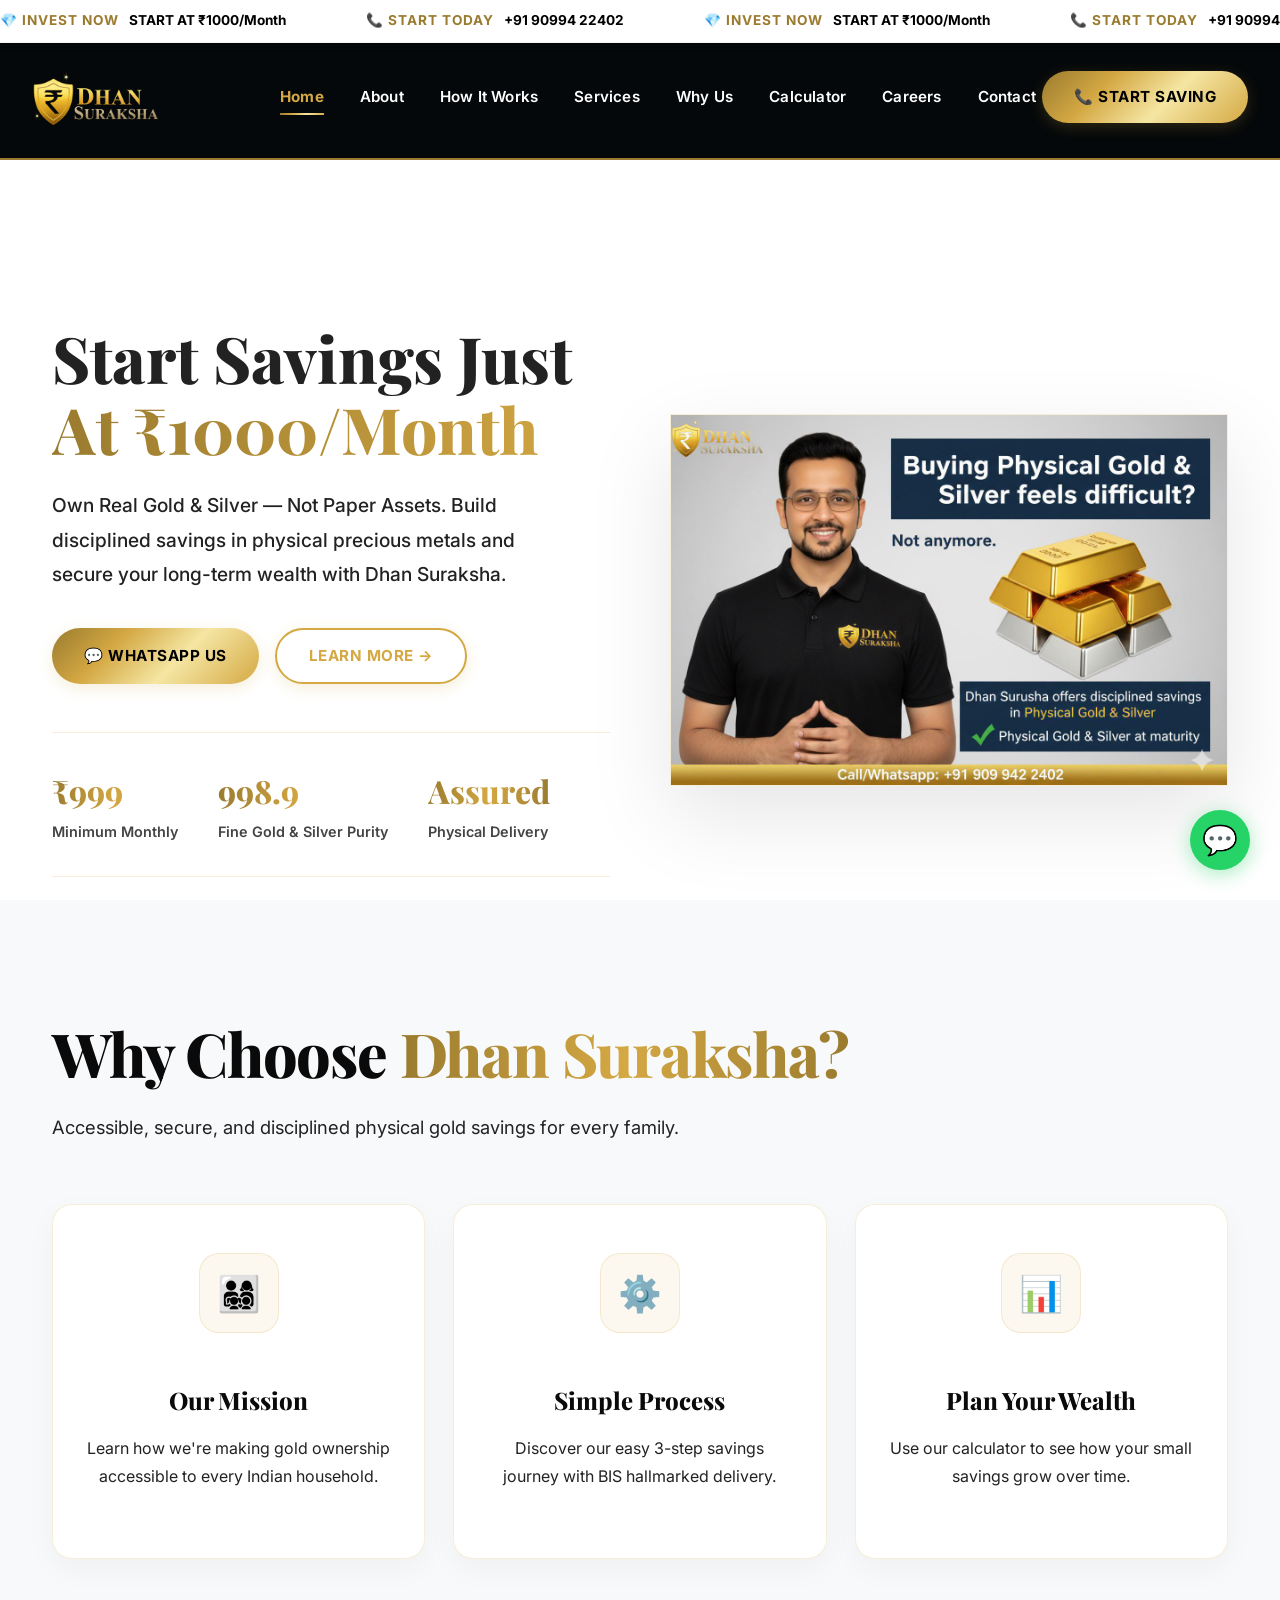
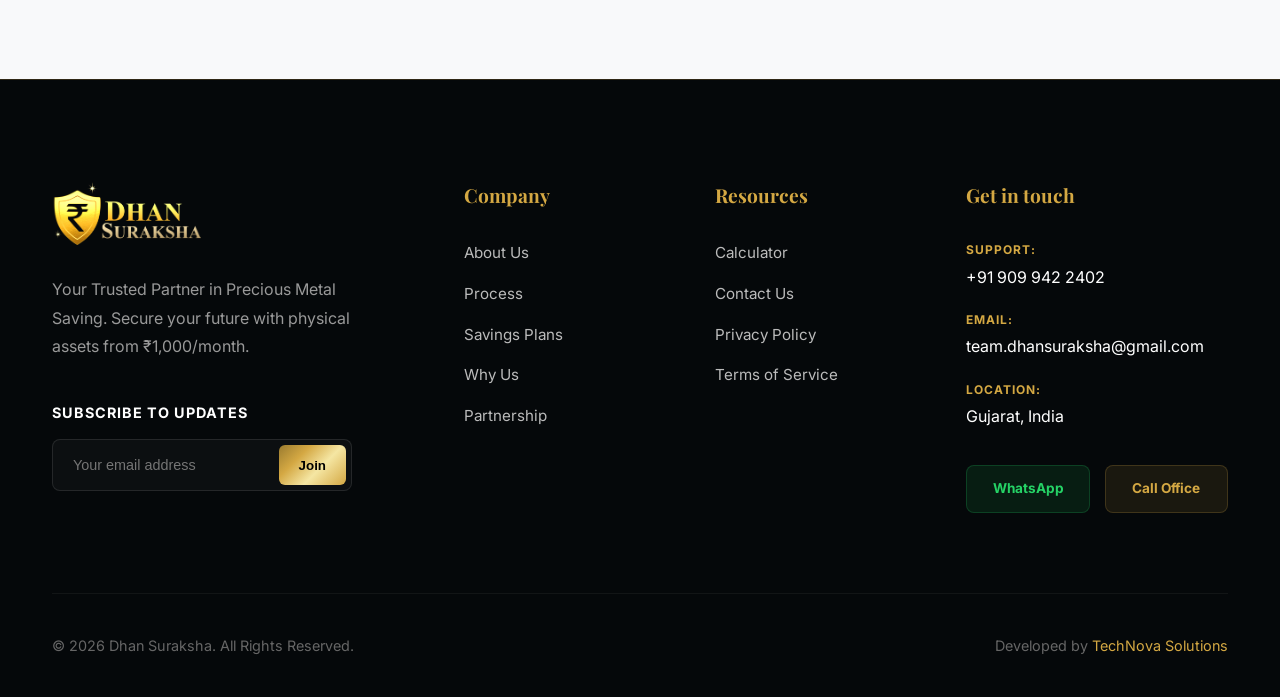
<file: index.html>
<!DOCTYPE html>
<html lang="en">

<head>
  <meta charset="UTF-8">
  <meta name="viewport" content="width=device-width, initial-scale=1.0">
  <title>Dhan Suraksha — Your Trusted Partner in Precious Metal Saving</title>
  <meta name="description"
    content="Start saving in physical gold and silver from just ₹1000/month with Dhan Suraksha. Build disciplined wealth with real precious metals, not paper assets.">
  <meta name="keywords"
    content="gold savings, silver savings, precious metals, Dhan Suraksha, monthly gold plan, physical gold, wealth protection, gold investment India">
  <link rel="stylesheet" href="styles.css">
  <link rel="stylesheet" href="ticker.css">
  <script src="ticker.js" defer></script>
  <link rel="icon" href="favicon.svg" type="image/svg+xml">
  <link rel="manifest" href="manifest.json">

  <!-- PWA & iOS Optimization -->
  <meta name="theme-color" content="#FFFFFF">
  <meta name="apple-mobile-web-app-capable" content="yes">
  <meta name="apple-mobile-web-app-status-bar-style" content="default">
  <meta name="apple-mobile-web-app-title" content="Dhan Suraksha">
  <link rel="apple-touch-icon" href="5.jpeg">
  <!-- Google AdSense Verification -->
  <script async src="https://pagead2.googlesyndication.com/pagead/js/adsbygoogle.js?client=ca-pub-3718242560343418"
    crossorigin="anonymous"></script>
</head>

<body>
  <!-- LIVE PRICE TICKER -->
  <div class="ticker-bar">
    <div class="ticker-content" id="ticker-content">
      <!-- Content populated by ticker.js -->
    </div>
  </div>

  <!-- ========== NAVBAR ========== -->
  <nav class="navbar" id="navbar">
    <div class="container">
      <a href="index.html" class="navbar-logo">
        <img src="png.png" alt="Dhan Suraksha Logo">
      </a>
      <div class="nav-links" id="navLinks">
        <div class="mobile-menu-header">
          <img src="png.png" alt="Dhan Suraksha Logo">
        </div>
        <a href="index.html" class="active">Home</a>
        <a href="about.html">About</a>
        <a href="how-it-works.html">How It Works</a>
        <a href="services.html">Services</a>
        <a href="why-us.html">Why Us</a>
        <a href="calculator.html">Calculator</a>
        <a href="careers.html">Careers</a>
        <a href="contact.html">Contact</a>
      </div>
      <div class="nav-actions">
        <a href="https://wa.me/919099422402?text=Hi%2C%20I%20am%20interested%20in%20Dhan%20Suraksha%20savings%20plan"
          target="_blank" class="btn-cta" id="nav-cta">
          📞 Start Saving
        </a>
      </div>
      <button class="menu-toggle" id="menuToggle" aria-label="Toggle navigation menu">
        <span></span><span></span><span></span>
      </button>
    </div>
  </nav>

  <!-- ========== HERO SECTION ========== -->
  <section class="hero first-section" id="hero">

    <div class="container">
      <div class="hero-content">
        <div class="hero-image-mobile">
          <img src="2.jpeg" alt="Gold and Silver Savings with Dhan Suraksha">
        </div>
        <h1 class="hero-title">
          Start Savings Just
          <span class="highlight"> At ₹1000/Month</span>
        </h1>
        <p class="hero-description">
          Own Real Gold & Silver — Not Paper Assets. Build disciplined savings in physical precious metals and secure
          your long-term wealth with Dhan Suraksha.
        </p>
        <div class="hero-buttons">
          <a href="https://wa.me/919099422402?text=Hi%2C%20I%20want%20to%20start%20saving%20with%20Dhan%20Suraksha"
            target="_blank" class="btn-cta" id="hero-whatsapp-btn">
            💬 WhatsApp Us
          </a>
          <a href="how-it-works.html" class="btn-cta btn-outline" id="hero-learn-btn">
            Learn More →
          </a>
          <!-- Link shown only on iOS -->
          <a href="#" class="btn-cta ios-download" id="hero-ios-download" style="display: none;">
            📥 Download App
          </a>
        </div>
        <div class="hero-stats">
          <div class="hero-stat">
            <h3>₹1000</h3>
            <p>Minimum Monthly</p>
          </div>
          <div class="hero-stat">
            <h3>999.9</h3>
            <p>Fine Gold & Silver Purity</p>
          </div>
          <div class="hero-stat">
            <h3>Assured</h3>
            <p>Physical Delivery</p>
          </div>
        </div>
      </div>
      <div class="hero-image">
        <img src="2.jpeg" alt="Gold and Silver Savings with Dhan Suraksha">
      </div>
    </div>
  </section>

  <!-- ========== FEATURES SECTION (Quick Links Replaced) ========== -->
  <section class="features section-padding reveal active" id="features">
    <div class="container">
      <h2 class="section-title">Why Choose <span class="gold-text">Dhan Suraksha?</span></h2>
      <p class="section-subtitle" style="margin-bottom: 40px; max-width: 800px;">Accessible, secure, and disciplined
        physical gold
        savings for every family.</p>
      <div class="services-grid">
        <a href="about.html" class="service-card glass-card">
          <div class="service-icon">👨‍👩‍👧‍👦</div>
          <h3>Our Mission</h3>
          <p>Learn how we're making gold ownership accessible to every Indian household.</p>
        </a>
        <a href="how-it-works.html" class="service-card glass-card">
          <div class="service-icon">⚙️</div>
          <h3>Simple Process</h3>
          <p>Discover our easy 3-step savings journey with BIS hallmarked delivery.</p>
        </a>
        <a href="calculator.html" class="service-card glass-card">
          <div class="service-icon">📊</div>
          <h3>Plan Your Wealth</h3>
          <p>Use our calculator to see how your small savings grow over time.</p>
        </a>
      </div>
    </div>
  </section>

  <!-- ========== PREMIUM CORPORATE FOOTER ========== -->
  <footer class="footer">
    <div class="container">
      <div class="footer-grid">
        <!-- Brand & Newsletter -->
        <div class="footer-brand">
          <img src="png.png" alt="Dhan Suraksha Logo" class="footer-logo">
          <p class="brand-text">Your Trusted Partner in Precious Metal Saving. Secure your future with physical assets from ₹1,000/month.</p>
          <div class="newsletter-box">
            <h5 class="newsletter-title">Subscribe to Updates</h5>
            <form class="newsletter-form" onsubmit="return false;">
              <input type="email" placeholder="Your email address" required>
              <button type="submit">Join</button>
            </form>
          </div>
        </div>

        <!-- Links Column 1 -->
        <div class="footer-links">
          <h4 class="footer-heading">Company</h4>
          <ul class="footer-list">
            <li><a href="about.html">About Us</a></li>
            <li><a href="how-it-works.html">Process</a></li>
            <li><a href="services.html">Savings Plans</a></li>
            <li><a href="why-us.html">Why Us</a></li>
            <li><a href="careers.html">Partnership</a></li>
          </ul>
        </div>

        <!-- Links Column 2 -->
        <div class="footer-links">
          <h4 class="footer-heading">Resources</h4>
          <ul class="footer-list">
            <li><a href="calculator.html">Calculator</a></li>
            <li><a href="contact.html">Contact Us</a></li>
            <li><a href="about.html#privacy">Privacy Policy</a></li>
            <li><a href="about.html#terms">Terms of Service</a></li>
          </ul>
        </div>

        <!-- Contact Column -->
        <div class="footer-contact">
          <h4 class="footer-heading">Get in touch</h4>
          <div class="contact-details">
            <div class="footer-contact-row">
              <span class="label">Support:</span>
              <a href="tel:+919099422402" class="value">+91 909 942 2402</a>
            </div>
            <div class="footer-contact-row">
              <span class="label">Email:</span>
              <a href="mailto:team.dhansuraksha@gmail.com" class="value">team.dhansuraksha@gmail.com</a>
            </div>
            <div class="footer-contact-row">
              <span class="label">Location:</span>
              <p class="value">Gujarat, India</p>
            </div>
          </div>
          <div class="footer-social-new">
            <a href="https://wa.me/919099422402" target="_blank" class="social-btn whatsapp">WhatsApp</a>
            <a href="tel:+919099422402" class="social-btn call">Call Office</a>
          </div>
        </div>
      </div>

      <div class="footer-bottom">
        <div class="copyright">
          &copy; 2026 Dhan Suraksha. All Rights Reserved.
        </div>
        <div class="footer-legal">
          Developed by <a href="http://www.technovasolutions.in" target="_blank">TechNova Solutions</a>
        </div>
      </div>
    </div>
  </footer>



  <!-- ========== WHATSAPP FLOATING BUTTON ========== -->
  <a href="https://wa.me/919099422402?text=Hi%2C%20I%20am%20interested%20in%20Dhan%20Suraksha%20savings" target="_blank"
    class="whatsapp-float" id="whatsapp-float-btn" aria-label="Chat on WhatsApp">
    💬
  </a>

  <script src="script.js"></script>
</body>

</html>
</file>
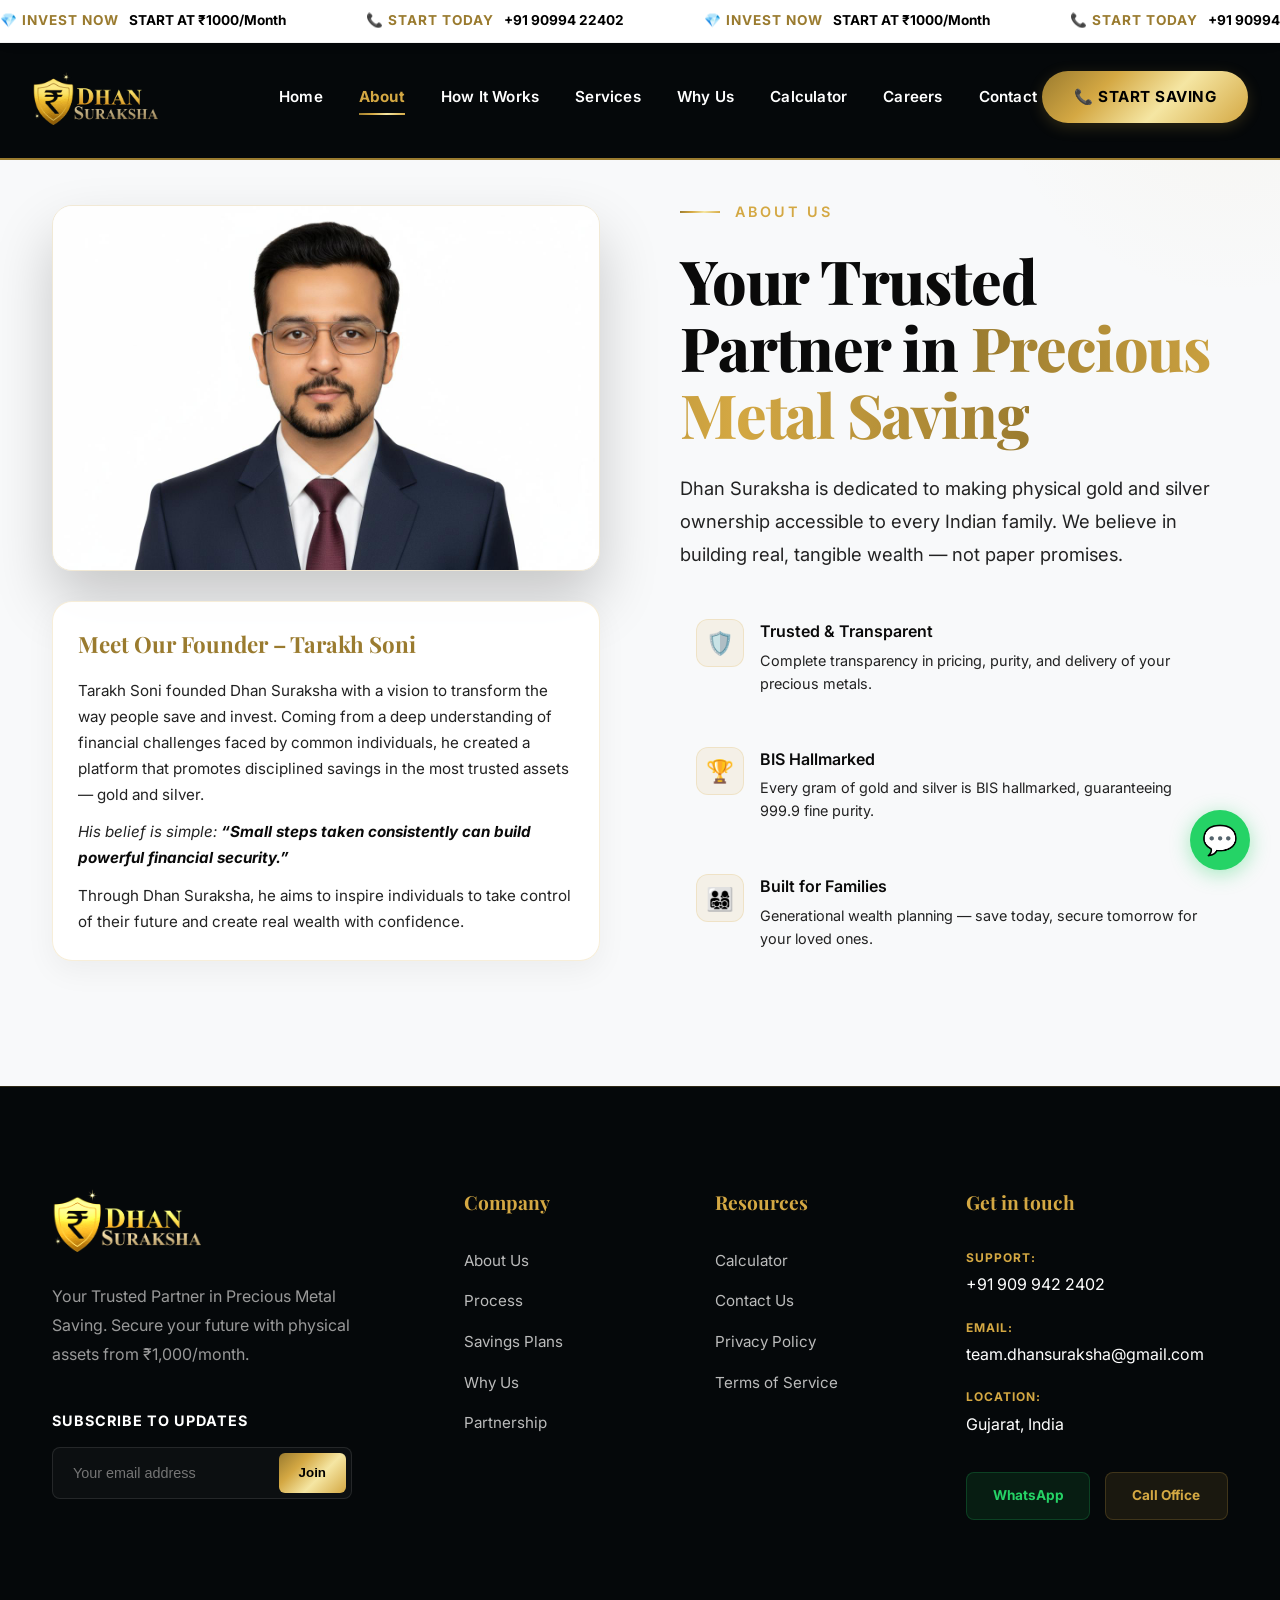
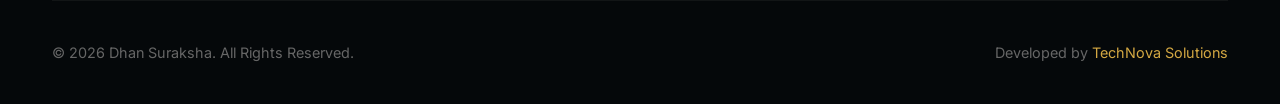
<file: about.html>
<!DOCTYPE html>
<html lang="en">

<head>
  <meta charset="UTF-8">
  <meta name="viewport" content="width=device-width, initial-scale=1.0">
  <title>About Us — Dhan Suraksha</title>
  <meta name="description"
    content="Learn about Dhan Suraksha, your trusted partner in physical gold and silver savings. Building real wealth for Indian families.">
  <link rel="stylesheet" href="styles.css">
  <link rel="stylesheet" href="ticker.css">
  <script src="ticker.js" defer></script>
  <link rel="icon" href="favicon.svg" type="image/svg+xml">
  <link rel="manifest" href="manifest.json">

  <!-- PWA & iOS Optimization -->
  <meta name="theme-color" content="#FFFFFF">
  <meta name="apple-mobile-web-app-capable" content="yes">
  <meta name="apple-mobile-web-app-status-bar-style" content="default">
  <meta name="apple-mobile-web-app-title" content="Dhan Suraksha">
  <link rel="apple-touch-icon" href="5.jpeg">
  <!-- Google AdSense Verification -->
  <script async src="https://pagead2.googlesyndication.com/pagead/js/adsbygoogle.js?client=ca-pub-3718242560343418"
    crossorigin="anonymous"></script>
</head>

<body>
  <!-- LIVE PRICE TICKER -->
  <div class="ticker-bar">
    <div class="ticker-content" id="ticker-content">
      <!-- Content populated by ticker.js -->
    </div>
  </div>

  <!-- ========== NAVBAR ========== -->
  <nav class="navbar scrolled" id="navbar">
    <div class="container">
      <a href="index.html" class="navbar-logo">
        <img src="png.png" alt="Dhan Suraksha Logo">
      </a>
      <div class="nav-links" id="navLinks">
        <div class="mobile-menu-header">
          <img src="png.png" alt="Dhan Suraksha Logo">
        </div>
        <a href="index.html">Home</a>
        <a href="about.html" class="active">About</a>
        <a href="how-it-works.html">How It Works</a>
        <a href="services.html">Services</a>
        <a href="why-us.html">Why Us</a>
        <a href="calculator.html">Calculator</a>
        <a href="careers.html">Careers</a>
        <a href="contact.html">Contact</a>
      </div>
      <div class="nav-actions">
        <a href="https://wa.me/919099422402?text=Hi%2C%20I%20am%20interested%20in%20Dhan%20Suraksha%20savings%20plan"
          target="_blank" class="btn-cta">
          📞 Start Saving
        </a>
      </div>
      <button class="menu-toggle" id="menuToggle" aria-label="Toggle navigation menu">
        <span></span><span></span><span></span>
      </button>
    </div>
  </nav>

  <!-- ========== ABOUT SECTION ========== -->
  <section class="about section-padding first-section reveal active" id="about">
    <div class="container">
      <div class="about-image-wrapper">
        <img src="ts.jpeg" alt="Dhan Suraksha Founder" style="margin-bottom: 30px;">
        <div class="founder-details"
          style="background: var(--bg-card); padding: 25px; border-radius: var(--radius-md); border: 1px solid var(--border-gold); box-shadow: 0 10px 30px rgba(0,0,0,0.05);">
          <h3
            style="font-family: var(--font-heading); font-size: 1.4rem; color: var(--gold-dark); margin-bottom: 15px;">
            Meet Our Founder – Tarakh Soni</h3>
          <p style="font-size: 0.95rem; color: var(--text-secondary); line-height: 1.7; margin-bottom: 12px;">
            Tarakh Soni founded Dhan Suraksha with a vision to transform the way people save and invest. Coming from a
            deep understanding of financial challenges faced by common individuals, he created a platform that promotes
            disciplined savings in the most trusted assets — gold and silver.
          </p>
          <p
            style="font-size: 0.95rem; color: var(--text-secondary); line-height: 1.7; margin-bottom: 12px; font-style: italic;">
            His belief is simple: <strong style="color: var(--text-primary);">“Small steps taken consistently can build
              powerful financial security.”</strong>
          </p>
          <p style="font-size: 0.95rem; color: var(--text-secondary); line-height: 1.7;">
            Through Dhan Suraksha, he aims to inspire individuals to take control of their future and create real wealth
            with confidence.
          </p>
        </div>
      </div>
      <div class="about-content">
        <span class="section-label">About Us</span>
        <h2 class="section-title">Your Trusted Partner in <span class="gold-text">Precious Metal Saving</span></h2>
        <p class="section-subtitle">
          Dhan Suraksha is dedicated to making physical gold and silver ownership accessible to every Indian family. We
          believe in building real, tangible wealth — not paper promises.
        </p>
        <div class="about-features">
          <div class="about-feature">
            <div class="icon">🛡️</div>
            <div>
              <h4>Trusted & Transparent</h4>
              <p>Complete transparency in pricing, purity, and delivery of your precious metals.</p>
            </div>
          </div>
          <div class="about-feature">
            <div class="icon">🏆</div>
            <div>
              <h4>BIS Hallmarked</h4>
              <p>Every gram of gold and silver is BIS hallmarked, guaranteeing 999.9 fine purity.</p>
            </div>
          </div>
          <div class="about-feature">
            <div class="icon">👨‍👩‍👧‍👦</div>
            <div>
              <h4>Built for Families</h4>
              <p>Generational wealth planning — save today, secure tomorrow for your loved ones.</p>
            </div>
          </div>
        </div>
      </div>
    </div>
  </section>

  <!-- ========== PREMIUM CORPORATE FOOTER ========== -->
  <footer class="footer">
    <div class="container">
      <div class="footer-grid">
        <!-- Brand & Newsletter -->
        <div class="footer-brand">
          <img src="png.png" alt="Dhan Suraksha Logo" class="footer-logo">
          <p class="brand-text">Your Trusted Partner in Precious Metal Saving. Secure your future with physical assets from ₹1,000/month.</p>
          <div class="newsletter-box">
            <h5 class="newsletter-title">Subscribe to Updates</h5>
            <form class="newsletter-form" onsubmit="return false;">
              <input type="email" placeholder="Your email address" required>
              <button type="submit">Join</button>
            </form>
          </div>
        </div>

        <!-- Links Column 1 -->
        <div class="footer-links">
          <h4 class="footer-heading">Company</h4>
          <ul class="footer-list">
            <li><a href="about.html">About Us</a></li>
            <li><a href="how-it-works.html">Process</a></li>
            <li><a href="services.html">Savings Plans</a></li>
            <li><a href="why-us.html">Why Us</a></li>
            <li><a href="careers.html">Partnership</a></li>
          </ul>
        </div>

        <!-- Links Column 2 -->
        <div class="footer-links">
          <h4 class="footer-heading">Resources</h4>
          <ul class="footer-list">
            <li><a href="calculator.html">Calculator</a></li>
            <li><a href="contact.html">Contact Us</a></li>
            <li><a href="about.html#privacy">Privacy Policy</a></li>
            <li><a href="about.html#terms">Terms of Service</a></li>
          </ul>
        </div>

        <!-- Contact Column -->
        <div class="footer-contact">
          <h4 class="footer-heading">Get in touch</h4>
          <div class="contact-details">
            <div class="footer-contact-row">
              <span class="label">Support:</span>
              <a href="tel:+919099422402" class="value">+91 909 942 2402</a>
            </div>
            <div class="footer-contact-row">
              <span class="label">Email:</span>
              <a href="mailto:team.dhansuraksha@gmail.com" class="value">team.dhansuraksha@gmail.com</a>
            </div>
            <div class="footer-contact-row">
              <span class="label">Location:</span>
              <p class="value">Gujarat, India</p>
            </div>
          </div>
          <div class="footer-social-new">
            <a href="https://wa.me/919099422402" target="_blank" class="social-btn whatsapp">WhatsApp</a>
            <a href="tel:+919099422402" class="social-btn call">Call Office</a>
          </div>
        </div>
      </div>

      <div class="footer-bottom">
        <div class="copyright">
          &copy; 2026 Dhan Suraksha. All Rights Reserved.
        </div>
        <div class="footer-legal">
          Developed by <a href="http://www.technovasolutions.in" target="_blank">TechNova Solutions</a>
        </div>
      </div>
    </div>
  </footer>



  <!-- ========== WHATSAPP FLOATING BUTTON ========== -->
  <a href="https://wa.me/919099422402?text=Hi%2C%20I%20am%20interested%20in%20Dhan%20Suraksha%20savings" target="_blank"
    class="whatsapp-float" id="whatsapp-float-btn" aria-label="Chat on WhatsApp">
    💬
  </a>

  <script src="script.js"></script>
</body>

</html>
</file>
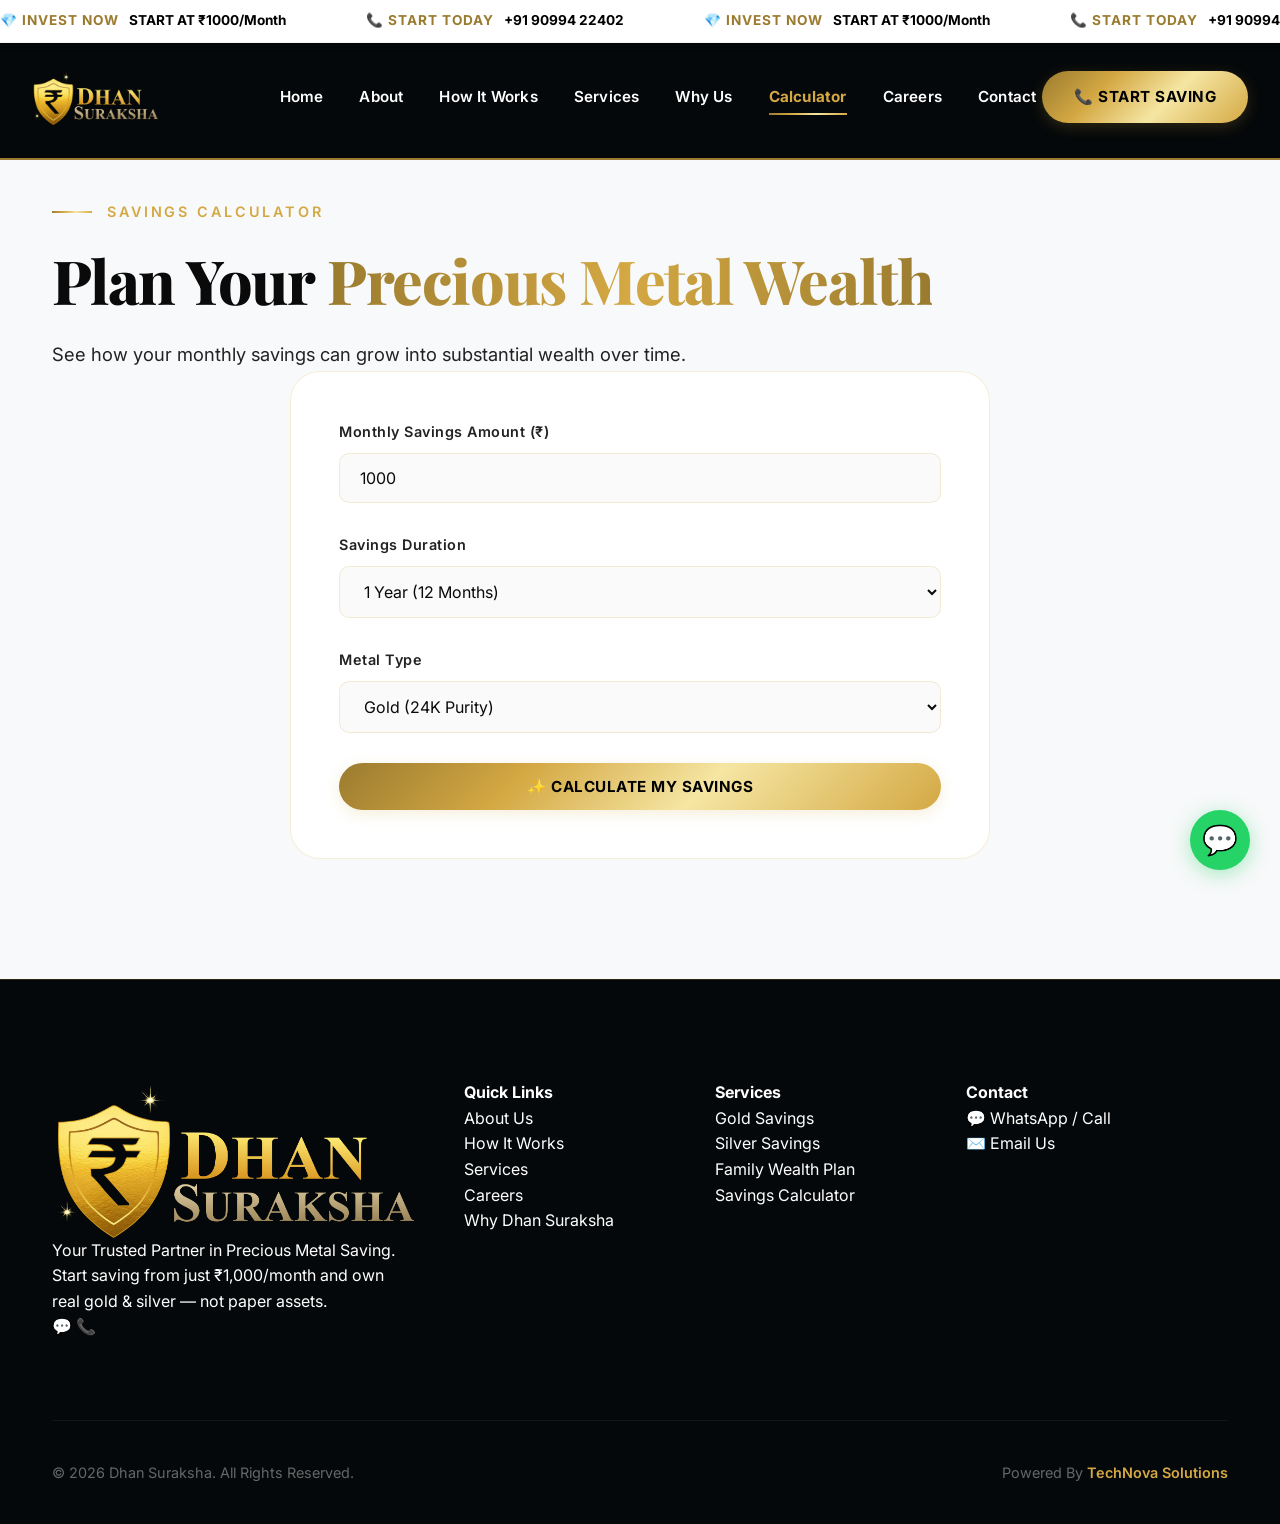
<file: calculator.html>
<!DOCTYPE html>
<html lang="en">

<head>
  <meta charset="UTF-8">
  <meta name="viewport" content="width=device-width, initial-scale=1.0">
  <title>Savings Calculator — Dhan Suraksha</title>
  <meta name="description"
    content="Calculate your future gold and silver savings. See how small monthly contributions grow into significant wealth with Dhan Suraksha.">
  <link rel="stylesheet" href="styles.css">
  <link rel="stylesheet" href="ticker.css">
  <script src="ticker.js" defer></script>
  <link rel="icon" href="favicon.svg" type="image/svg+xml">
  <link rel="manifest" href="manifest.json">

  <!-- PWA & iOS Optimization -->
  <meta name="theme-color" content="#FFFFFF">
  <meta name="apple-mobile-web-app-capable" content="yes">
  <meta name="apple-mobile-web-app-status-bar-style" content="default">
  <meta name="apple-mobile-web-app-title" content="Dhan Suraksha">
  <link rel="apple-touch-icon" href="5.jpeg">
  <!-- Google AdSense Verification -->
  <script async src="https://pagead2.googlesyndication.com/pagead/js/adsbygoogle.js?client=ca-pub-3718242560343418"
    crossorigin="anonymous"></script>
</head>

<body>
  <!-- LIVE PRICE TICKER -->
  <div class="ticker-bar">
    <div class="ticker-content" id="ticker-content">
      <!-- Content populated by ticker.js -->
    </div>
  </div>

  <!-- ========== NAVBAR ========== -->
  <nav class="navbar scrolled" id="navbar">
    <div class="container">
      <a href="index.html" class="navbar-logo">
        <img src="png.png" alt="Dhan Suraksha Logo">
      </a>
      <div class="nav-links" id="navLinks">
        <div class="mobile-menu-header">
          <img src="png.png" alt="Dhan Suraksha Logo">
        </div>
        <a href="index.html">Home</a>
        <a href="about.html">About</a>
        <a href="how-it-works.html">How It Works</a>
        <a href="services.html">Services</a>
        <a href="why-us.html">Why Us</a>
        <a href="calculator.html" class="active">Calculator</a>
        <a href="careers.html">Careers</a>
        <a href="contact.html">Contact</a>
      </div>
      <div class="nav-actions">
        <a href="https://wa.me/919099422402?text=Hi%2C%20I%20am%20interested%20in%20Dhan%20Suraksha%20savings%20plan"
          target="_blank" class="btn-cta">
          📞 Start Saving
        </a>
      </div>
      <button class="menu-toggle" id="menuToggle" aria-label="Toggle navigation menu">
        <span></span><span></span><span></span>
      </button>
    </div>
  </nav>

  <!-- ========== SAVINGS CALCULATOR ========== -->
  <section class="calculator section-padding first-section reveal active" id="calculator">
    <div class="container">
      <span class="section-label">Savings Calculator</span>
      <h2 class="section-title">Plan Your <span class="gold-text">Precious Metal
          Wealth</span></h2>
      <p class="section-subtitle">See how your monthly savings can
        grow into substantial wealth over time.</p>

      <div class="calc-container" style="margin-top: 0;">
        <div class="calc-group">
          <label for="calcAmount">Monthly Savings Amount (₹)</label>
          <input type="number" id="calcAmount" placeholder="e.g. 1000" min="1000" step="500" value="1000">
        </div>
        <div class="calc-group">
          <label for="calcMonths">Savings Duration</label>
          <select id="calcMonths">
            <option value="6">6 Months</option>
            <option value="12" selected>1 Year (12 Months)</option>
            <option value="24">2 Years (24 Months)</option>
            <option value="36">3 Years (36 Months)</option>
            <option value="60">5 Years (60 Months)</option>
            <option value="120">10 Years (120 Months)</option>
          </select>
        </div>
        <div class="calc-group">
          <label for="calcMetal">Metal Type</label>
          <select id="calcMetal">
            <option value="gold">Gold (24K Purity)</option>
            <option value="silver">Silver (999.9 Purity)</option>
          </select>
        </div>
        <button class="btn-cta" onclick="calculateSavings()" id="calc-btn" style="width:100%;justify-content:center;">
          ✨ Calculate My Savings
        </button>
        <div class="calc-result" id="calcResult">
          <h3>Your Total Savings</h3>
          <div class="amount" id="calcTotalAmount">₹0</div>
          <p class="sub-text" id="calcDetails"></p>
        </div>
      </div>
    </div>
  </section>

  <!-- ========== FOOTER ========== -->
  <footer class="footer">
    <div class="container">
      <div class="footer-grid">
        <div class="footer-brand">
          <img src="png.png" alt="Dhan Suraksha Logo">
          <p>Your Trusted Partner in Precious Metal Saving. Start saving from just ₹1,000/month and own real gold &
            silver — not paper assets.</p>
          <div class="footer-social">
            <a href="https://wa.me/919099422402" target="_blank" aria-label="WhatsApp" id="footer-whatsapp">💬</a>
            <a href="tel:+919099422402" aria-label="Call" id="footer-phone">📞</a>
          </div>
        </div>
        <div class="footer-col">
          <h4>Quick Links</h4>
          <ul>
            <li><a href="about.html">About Us</a></li>
            <li><a href="how-it-works.html">How It Works</a></li>
            <li><a href="services.html">Services</a></li>
            <li><a href="careers.html">Careers</a></li>
            <li><a href="why-us.html">Why Dhan Suraksha</a></li>
          </ul>
        </div>
        <div class="footer-col">
          <h4>Services</h4>
          <ul>
            <li><a href="services.html">Gold Savings</a></li>
            <li><a href="services.html">Silver Savings</a></li>
            <li><a href="services.html">Family Wealth Plan</a></li>
            <li><a href="calculator.html">Savings Calculator</a></li>
          </ul>
        </div>
        <div class="footer-col">
          <h4>Contact</h4>
          <ul>
            <li><a href="https://wa.me/919099422402" target="_blank">💬 WhatsApp / Call</a></li>
            <li><a href="mailto:team.dhansuraksha@gmail.com">✉️ Email Us</a></li>
          </ul>
        </div>
      </div>
      <div class="footer-bottom">
        <span>© 2026 Dhan Suraksha. All Rights Reserved.</span>
        <span>Powered By <a href="http://www.technovasolutions.in" target="_blank"
            style="color: var(--gold); font-weight: 600;">TechNova Solutions</a></span>
      </div>
    </div>
  </footer>

  <!-- ========== WHATSAPP FLOATING BUTTON ========== -->
  <a href="https://wa.me/919099422402?text=Hi%2C%20I%20am%20interested%20in%20Dhan%20Suraksha%20savings" target="_blank"
    class="whatsapp-float" id="whatsapp-float-btn" aria-label="Chat on WhatsApp">
    💬
  </a>

  <script src="script.js"></script>
</body>

</html>
</file>
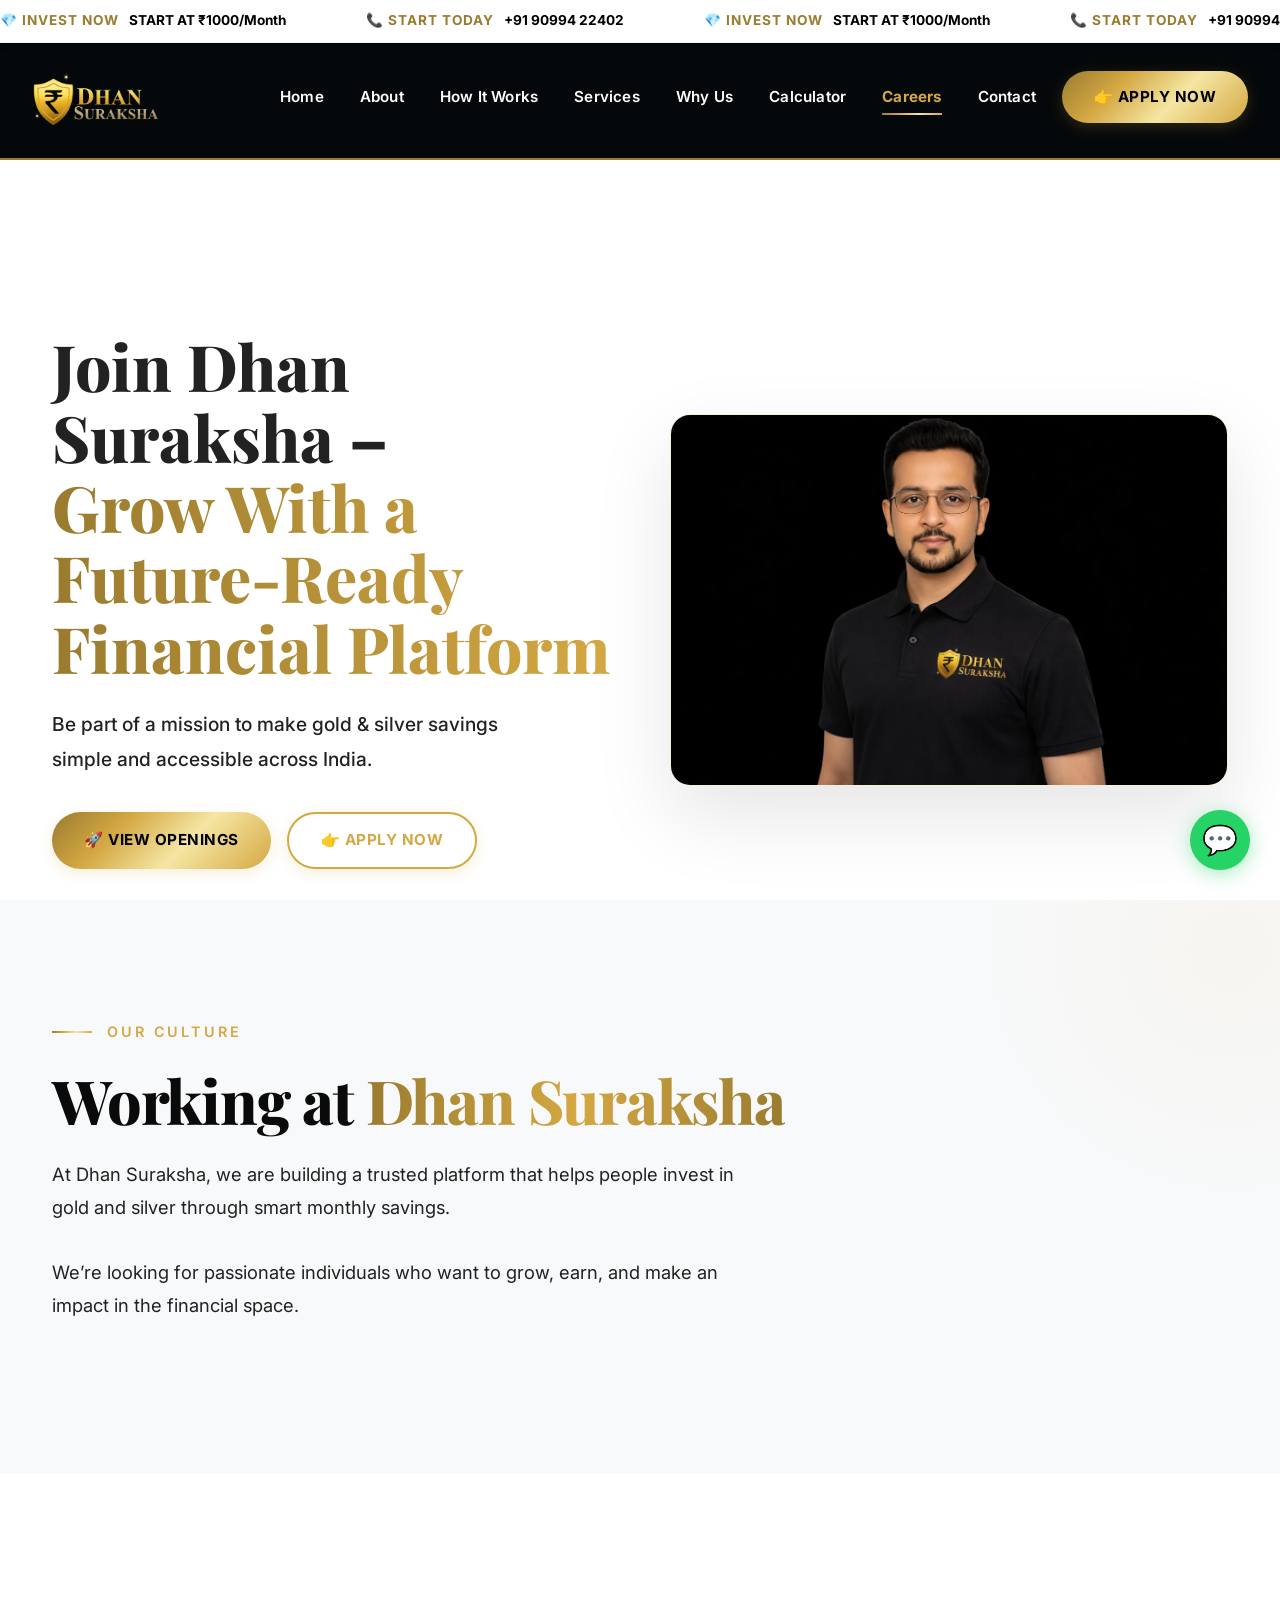
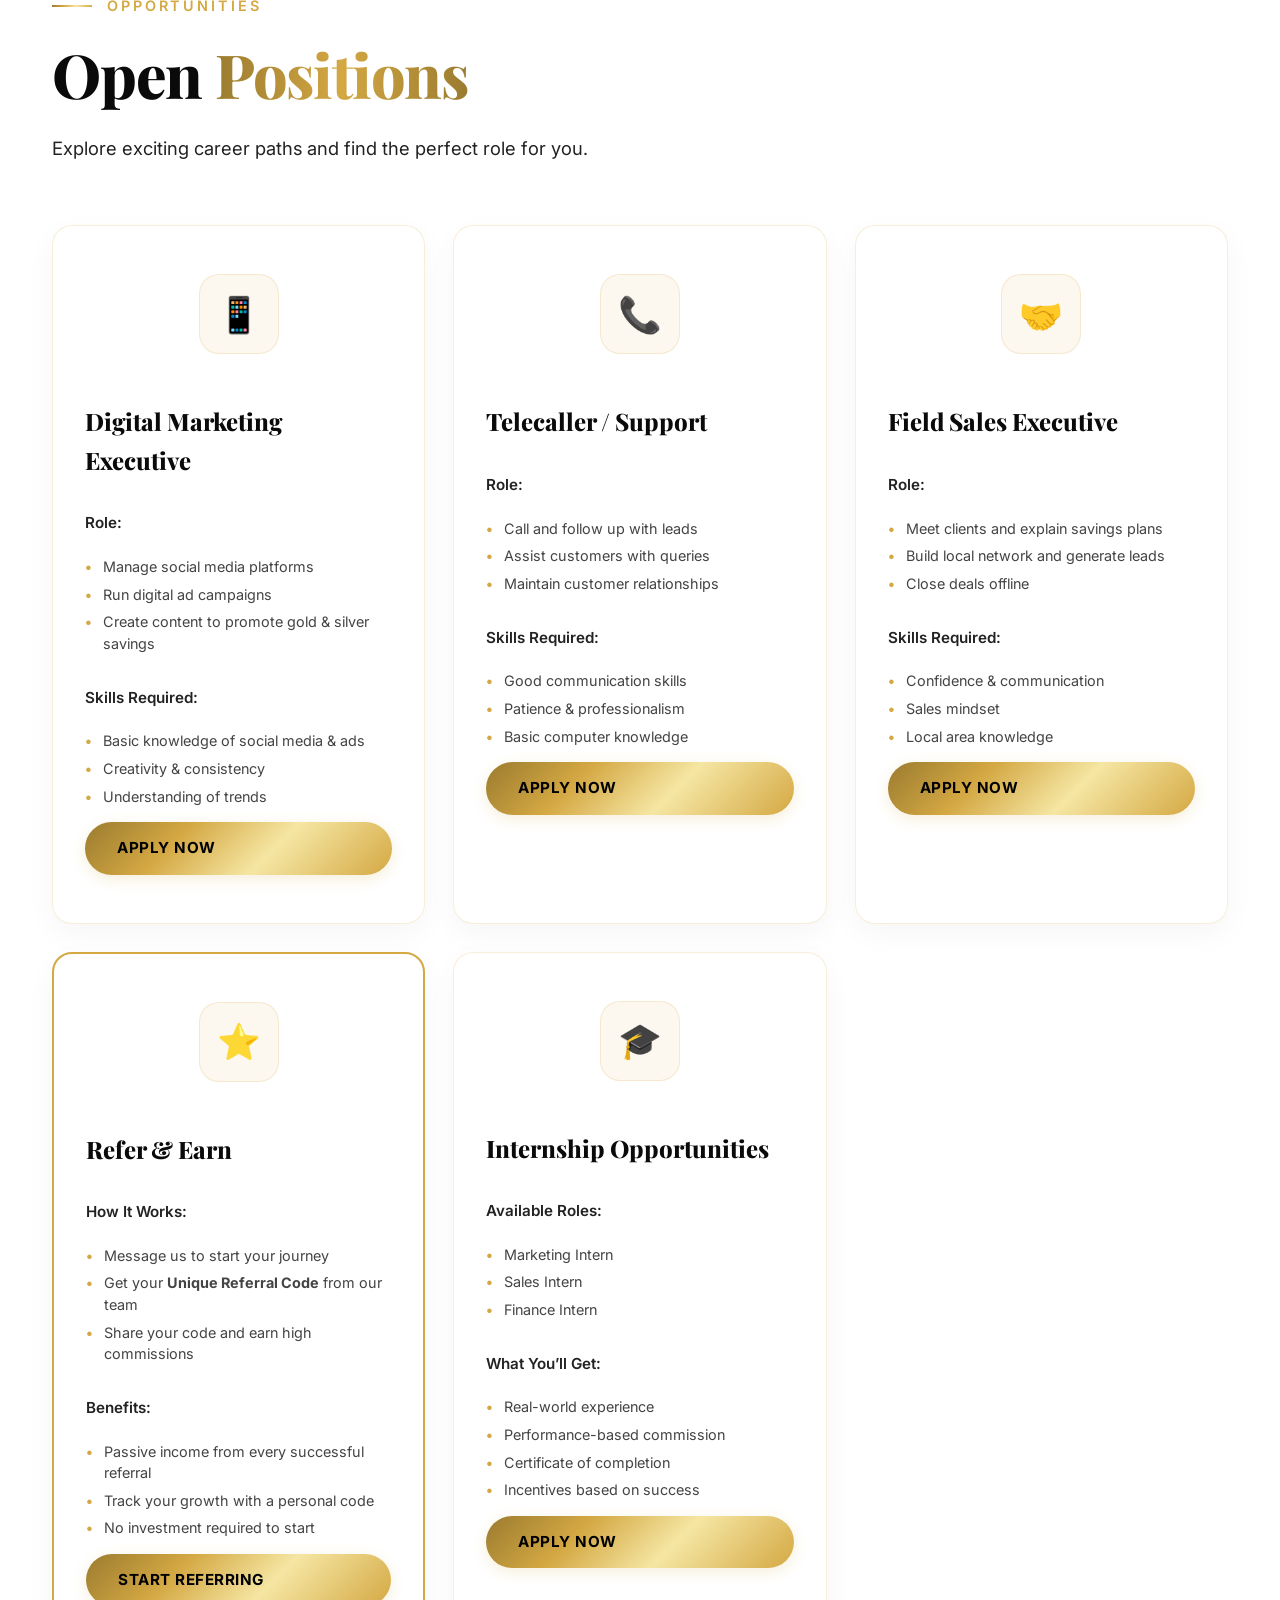
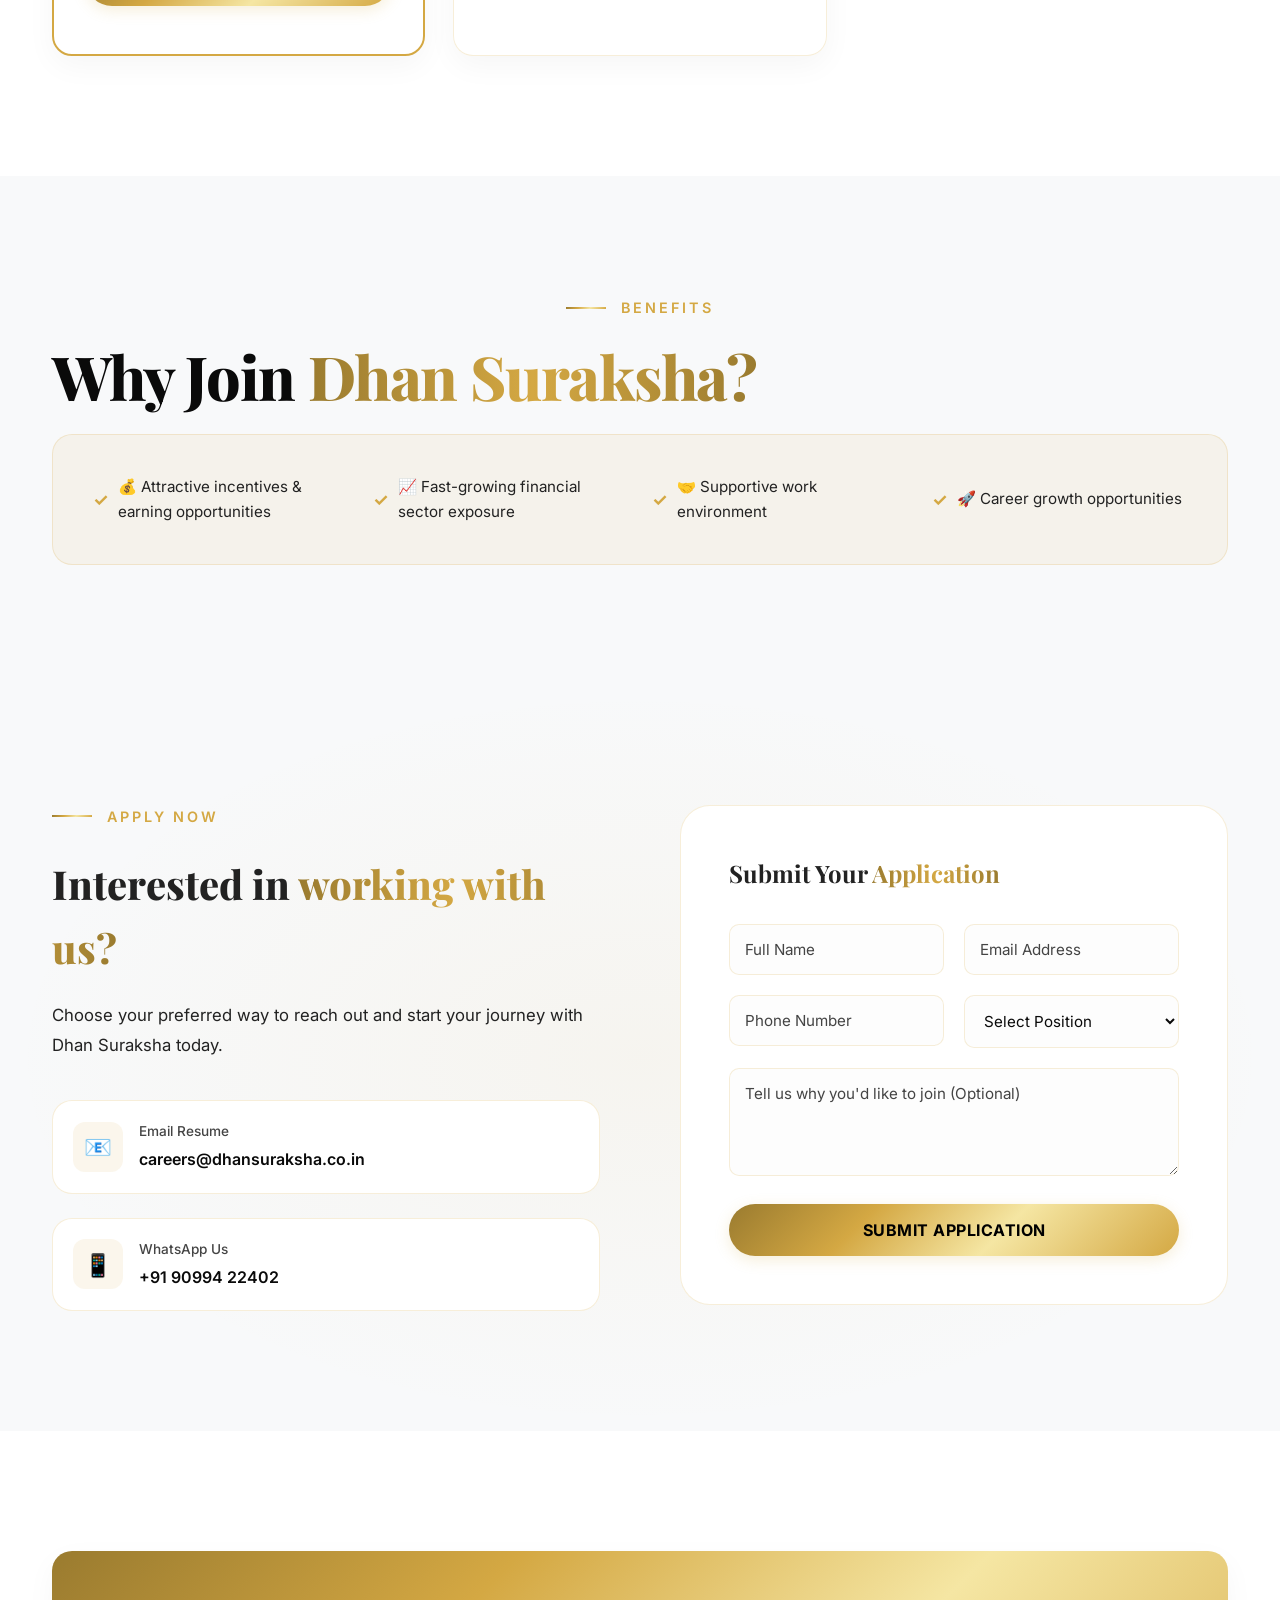
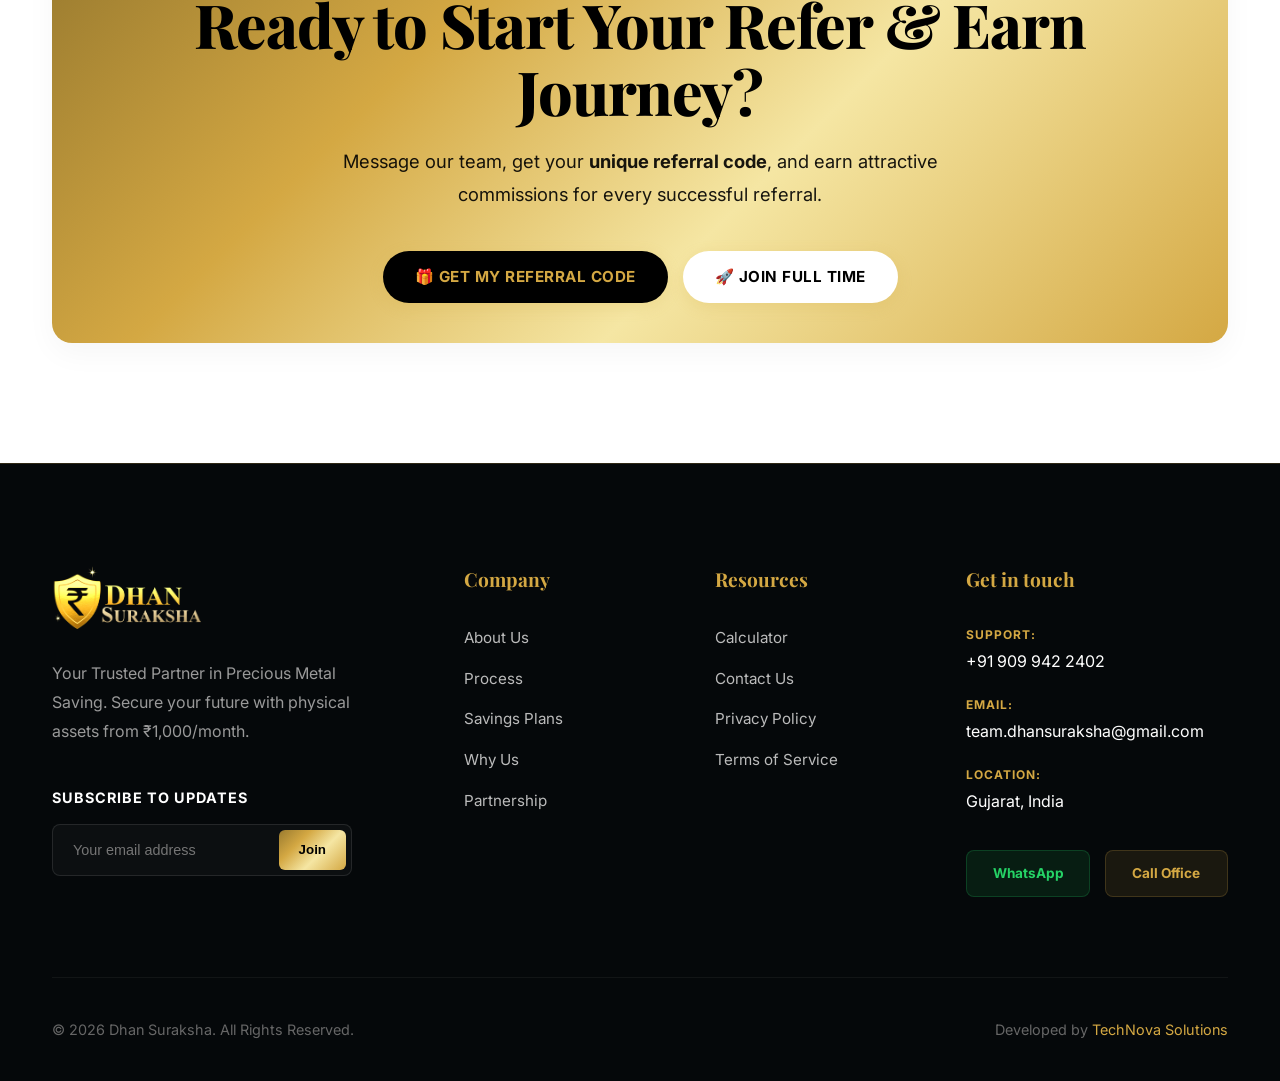
<file: careers.html>
<!DOCTYPE html>
<html lang="en">

<head>
  <meta charset="UTF-8">
  <meta name="viewport" content="width=device-width, initial-scale=1.0">
  <title>Careers — Join Dhan Suraksha | Grow With Us</title>
  <meta name="description"
    content="Join Dhan Suraksha and be part of a mission to make gold & silver savings simple and accessible across India. Explore open positions in Marketing, Sales, and Support.">
  <meta name="keywords"
    content="Dhan Suraksha careers, jobs in finance, marketing jobs, sales jobs, internship opportunities, gold savings platform jobs">
  <link rel="stylesheet" href="styles.css">
  <link rel="stylesheet" href="ticker.css">
  <script src="ticker.js" defer></script>
  <link rel="icon" href="favicon.svg" type="image/svg+xml">
  <link rel="manifest" href="manifest.json">

  <!-- PWA & iOS Optimization -->
  <meta name="theme-color" content="#FFFFFF">
  <meta name="apple-mobile-web-app-capable" content="yes">
  <meta name="apple-mobile-web-app-status-bar-style" content="default">
  <meta name="apple-mobile-web-app-title" content="Dhan Suraksha">
  <link rel="apple-touch-icon" href="5.jpeg">
</head>

<body>
  <!-- LIVE PRICE TICKER -->
  <div class="ticker-bar">
    <div class="ticker-content" id="ticker-content">
      <!-- Content populated by ticker.js -->
    </div>
  </div>

  <!-- ========== NAVBAR ========== -->
  <nav class="navbar scrolled" id="navbar">
    <div class="container">
      <a href="index.html" class="navbar-logo">
        <img src="png.png" alt="Dhan Suraksha Logo">
      </a>
      <div class="nav-links" id="navLinks">
        <div class="mobile-menu-header">
          <img src="png.png" alt="Dhan Suraksha Logo">
        </div>
        <a href="index.html">Home</a>
        <a href="about.html">About</a>
        <a href="how-it-works.html">How It Works</a>
        <a href="services.html">Services</a>
        <a href="why-us.html">Why Us</a>
        <a href="calculator.html">Calculator</a>
        <a href="careers.html" class="active">Careers</a>
        <a href="contact.html">Contact</a>
      </div>
      <div class="nav-actions">
        <a href="#apply" class="btn-cta">
          👉 Apply Now
        </a>
      </div>
      <button class="menu-toggle" id="menuToggle" aria-label="Toggle navigation menu">
        <span></span><span></span><span></span>
      </button>
    </div>
  </nav>

  <!-- ========== HERO SECTION ========== -->
  <section class="hero first-section" id="careers-hero">
    <div class="container">
      <div class="hero-content">
        <div class="hero-image-mobile">
          <img src="4.jpeg" alt="Join Dhan Suraksha Team">
        </div>
        <h1 class="hero-title">
          Join Dhan Suraksha – 
          <span class="highlight">Grow With a Future-Ready Financial Platform</span>
        </h1>
        <p class="hero-description">
          Be part of a mission to make gold & silver savings simple and accessible across India.
        </p>
        <div class="hero-buttons">
          <a href="#openings" class="btn-cta">
            🚀 View Openings
          </a>
          <a href="#apply" class="btn-cta btn-outline">
            👉 Apply Now
          </a>
        </div>
      </div>
      <div class="hero-image">
        <img src="4.jpeg" alt="Join Dhan Suraksha Team" style="border-radius: var(--radius-md);">
      </div>
    </div>
  </section>

  <!-- ========== ABOUT US SECTION ========== -->
  <section class="about section-padding reveal">
    <div class="container">
      <div class="about-content">
        <div class="section-label">Our Culture</div>
        <h2 class="section-title">Working at <span class="gold-text">Dhan Suraksha</span></h2>
        <p class="section-subtitle">
          At Dhan Suraksha, we are building a trusted platform that helps people invest in gold and silver through smart monthly savings.
        </p>
        <p class="section-subtitle" style="margin-top: 20px;">
          We’re looking for passionate individuals who want to grow, earn, and make an impact in the financial space.
        </p>
      </div>
    </div>
  </section>

  <!-- ========== OPEN POSITIONS ========== -->
  <section class="services section-padding reveal" id="openings">
    <div class="container">
      <div class="section-label">Opportunities</div>
      <h2 class="section-title">Open <span class="gold-text">Positions</span></h2>
      <p class="section-subtitle" style="margin-bottom: 50px;">Explore exciting career paths and find the perfect role for you.</p>

      <div class="services-grid">
        <!-- Digital Marketing Executive -->
        <div class="service-card glass-card career-card">
          <div class="service-icon">📱</div>
          <h3>Digital Marketing Executive</h3>
          <div class="job-meta">
            <div class="job-detail-section">
              <p class="job-detail-title">Role:</p>
              <ul class="job-list">
                <li>Manage social media platforms</li>
                <li>Run digital ad campaigns</li>
                <li>Create content to promote gold & silver savings</li>
              </ul>
            </div>
            <div class="job-detail-section">
              <p class="job-detail-title">Skills Required:</p>
              <ul class="job-list">
                <li>Basic knowledge of social media & ads</li>
                <li>Creativity & consistency</li>
                <li>Understanding of trends</li>
              </ul>
            </div>
          </div>
          <a href="#apply" class="btn-cta">Apply Now</a>
        </div>

        <!-- Telecaller / Customer Support -->
        <div class="service-card glass-card career-card">
          <div class="service-icon">📞</div>
          <h3>Telecaller / Support</h3>
          <div class="job-meta">
            <div class="job-detail-section">
              <p class="job-detail-title">Role:</p>
              <ul class="job-list">
                <li>Call and follow up with leads</li>
                <li>Assist customers with queries</li>
                <li>Maintain customer relationships</li>
              </ul>
            </div>
            <div class="job-detail-section">
              <p class="job-detail-title">Skills Required:</p>
              <ul class="job-list">
                <li>Good communication skills</li>
                <li>Patience & professionalism</li>
                <li>Basic computer knowledge</li>
              </ul>
            </div>
          </div>
          <a href="#apply" class="btn-cta">Apply Now</a>
        </div>

        <!-- Field Sales Executive -->
        <div class="service-card glass-card career-card">
          <div class="service-icon">🤝</div>
          <h3>Field Sales Executive</h3>
          <div class="job-meta">
            <div class="job-detail-section">
              <p class="job-detail-title">Role:</p>
              <ul class="job-list">
                <li>Meet clients and explain savings plans</li>
                <li>Build local network and generate leads</li>
                <li>Close deals offline</li>
              </ul>
            </div>
            <div class="job-detail-section">
              <p class="job-detail-title">Skills Required:</p>
              <ul class="job-list">
                <li>Confidence & communication</li>
                <li>Sales mindset</li>
                <li>Local area knowledge</li>
              </ul>
            </div>
          </div>
          <a href="#apply" class="btn-cta">Apply Now</a>
        </div>

        <!-- Refer & Earn / Partner Associate -->
        <div class="service-card glass-card career-card" style="border: 2px solid var(--gold);">
          <div class="service-icon">⭐</div>
          <h3>Refer & Earn</h3>
          <div class="job-meta">
            <div class="job-detail-section">
              <p class="job-detail-title">How It Works:</p>
              <ul class="job-list">
                <li>Message us to start your journey</li>
                <li>Get your <b>Unique Referral Code</b> from our team</li>
                <li>Share your code and earn high commissions</li>
              </ul>
            </div>
            <div class="job-detail-section">
              <p class="job-detail-title">Benefits:</p>
              <ul class="job-list">
                <li>Passive income from every successful referral</li>
                <li>Track your growth with a personal code</li>
                <li>No investment required to start</li>
              </ul>
            </div>
          </div>
          <a href="https://wa.me/919099422402?text=Hi%2C%20I%20want%20to%20start%20Refer%20%26%20Earn.%20Please%20provide%20my%20Name%20and%20Unique%20Referral%20Code." target="_blank" class="btn-cta">Start Referring</a>
        </div>


        <!-- Internship Opportunities -->
        <div class="service-card glass-card career-card">
          <div class="service-icon">🎓</div>
          <h3>Internship Opportunities</h3>
          <div class="job-meta">
            <div class="job-detail-section">
              <p class="job-detail-title">Available Roles:</p>
              <ul class="job-list">
                <li>Marketing Intern</li>
                <li>Sales Intern</li>
                <li>Finance Intern</li>
              </ul>
            </div>
            <div class="job-detail-section">
              <p class="job-detail-title">What You’ll Get:</p>
              <ul class="job-list">
                <li>Real-world experience</li>
                <li>Performance-based commission</li>
                <li>Certificate of completion</li>
                <li>Incentives based on success</li>
              </ul>
            </div>
          </div>
          <a href="#apply" class="btn-cta">Apply Now</a>
        </div>
      </div>
    </div>
  </section>

  <!-- ========== WHY JOIN US ========== -->
  <section class="why-us section-padding reveal">
    <div class="container">
      <div class="section-label">Benefits</div>
      <h2 class="section-title">Why Join <span class="gold-text">Dhan Suraksha?</span></h2>
      <div class="career-benefit-grid">
        <div class="comparison-col safe" style="max-width: 100%; margin: 0 auto; width: 100%;">
          <ul style="display: grid; grid-template-columns: repeat(auto-fit, minmax(250px, 1fr)); gap: 24px;">
            <li>💰 Attractive incentives & earning opportunities</li>
            <li>📈 Fast-growing financial sector exposure</li>
            <li>🤝 Supportive work environment</li>
            <li>🚀 Career growth opportunities</li>
          </ul>
        </div>
      </div>
    </div>
  </section>

  <!-- ========== APPLY NOW SECTION ========== -->
  <section class="contact section-padding reveal" id="apply">
    <div class="container">
      <div class="contact-info">
        <span class="section-label">Apply Now</span>
        <h2>Interested in <span class="gold-text">working with us?</span></h2>
        <p>Choose your preferred way to reach out and start your journey with Dhan Suraksha today.</p>
        
        <div class="contact-methods">
          <a href="mailto:careers@dhansuraksha.co.in" class="contact-method">
            <div class="method-icon">📧</div>
            <div>
              <h4>Email Resume</h4>
              <span>careers@dhansuraksha.co.in</span>
            </div>
          </a>
          <a href="https://wa.me/919099422402?text=Hi%2C%20I%20am%20interested%20in%20applying%20for%20a%20position%20at%20Dhan%20Suraksha" target="_blank" class="contact-method">
            <div class="method-icon">📱</div>
            <div>
              <h4>WhatsApp Us</h4>
              <span>+91 90994 22402</span>
            </div>
          </a>
        </div>
      </div>

      <div class="contact-form">
        <h3>Submit Your <span class="gold-text">Application</span></h3>
        <form id="careerForm" class="career-form">
          <div class="form-group">
            <input type="text" placeholder="Full Name" required>
          </div>
          <div class="form-group">
            <input type="email" placeholder="Email Address" required>
          </div>
          <div class="form-group">
            <input type="tel" placeholder="Phone Number" required>
          </div>
          <div class="form-group">
            <select required>
              <option value="">Select Position</option>
              <option value="Marketing Executive">Digital Marketing Executive</option>
              <option value="Telecaller / Support">Telecaller / Support</option>
              <option value="Field Sales Executive">Field Sales Executive</option>
              <option value="Partner Associate">Freelancer / Partner</option>
              <option value="Internship">Internship</option>
            </select>
          </div>
          <div class="form-group full-width">
            <textarea placeholder="Tell us why you'd like to join (Optional)" rows="4"></textarea>
          </div>
          <div class="full-width">
            <button type="submit" class="btn-cta" style="width: 100%; justify-content: center;">Submit Application</button>
          </div>
        </form>
      </div>
    </div>
  </section>

  <!-- ========== CONVERSION BOOST CTA ========== -->
  <section class="section-padding reveal">
    <div class="container">
      <div class="glass-card" style="padding: 40px; text-align: center; background: var(--gradient-gold); border: none;">
        <h2 class="section-title" style="color: #000; margin-bottom: 20px;">Ready to Start Your Refer & Earn Journey?</h2>
        <p class="section-subtitle" style="color: #000; margin: 0 auto 40px; opacity: 0.9;">Message our team, get your <b>unique referral code</b>, and earn attractive commissions for every successful referral.</p>
        <div class="hero-buttons" style="justify-content: center; gap: 15px;">
          <a href="https://wa.me/919099422402?text=Hi%2C%20I%20want%20to%20start%20Refer%20%26%20Earn.%20Please%20provide%20my%20Name%20and%20Unique%20Referral%20Code." target="_blank" class="btn-cta" style="background: #000; color: var(--gold); min-width: 200px;">
            🎁 Get My Referral Code
          </a>
          <a href="#apply" class="btn-cta" style="background: #fff; color: #000; min-width: 200px;">
            🚀 Join Full Time
          </a>
        </div>
      </div>
    </div>
  </section>


  <!-- ========== PREMIUM CORPORATE FOOTER ========== -->
  <footer class="footer">
    <div class="container">
      <div class="footer-grid">
        <!-- Brand & Newsletter -->
        <div class="footer-brand">
          <img src="png.png" alt="Dhan Suraksha Logo" class="footer-logo">
          <p class="brand-text">Your Trusted Partner in Precious Metal Saving. Secure your future with physical assets from ₹1,000/month.</p>
          <div class="newsletter-box">
            <h5 class="newsletter-title">Subscribe to Updates</h5>
            <form class="newsletter-form" onsubmit="return false;">
              <input type="email" placeholder="Your email address" required>
              <button type="submit">Join</button>
            </form>
          </div>
        </div>

        <!-- Links Column 1 -->
        <div class="footer-links">
          <h4 class="footer-heading">Company</h4>
          <ul class="footer-list">
            <li><a href="about.html">About Us</a></li>
            <li><a href="how-it-works.html">Process</a></li>
            <li><a href="services.html">Savings Plans</a></li>
            <li><a href="why-us.html">Why Us</a></li>
            <li><a href="careers.html">Partnership</a></li>
          </ul>
        </div>

        <!-- Links Column 2 -->
        <div class="footer-links">
          <h4 class="footer-heading">Resources</h4>
          <ul class="footer-list">
            <li><a href="calculator.html">Calculator</a></li>
            <li><a href="contact.html">Contact Us</a></li>
            <li><a href="about.html#privacy">Privacy Policy</a></li>
            <li><a href="about.html#terms">Terms of Service</a></li>
          </ul>
        </div>

        <!-- Contact Column -->
        <div class="footer-contact">
          <h4 class="footer-heading">Get in touch</h4>
          <div class="contact-details">
            <div class="footer-contact-row">
              <span class="label">Support:</span>
              <a href="tel:+919099422402" class="value">+91 909 942 2402</a>
            </div>
            <div class="footer-contact-row">
              <span class="label">Email:</span>
              <a href="mailto:team.dhansuraksha@gmail.com" class="value">team.dhansuraksha@gmail.com</a>
            </div>
            <div class="footer-contact-row">
              <span class="label">Location:</span>
              <p class="value">Gujarat, India</p>
            </div>
          </div>
          <div class="footer-social-new">
            <a href="https://wa.me/919099422402" target="_blank" class="social-btn whatsapp">WhatsApp</a>
            <a href="tel:+919099422402" class="social-btn call">Call Office</a>
          </div>
        </div>
      </div>

      <div class="footer-bottom">
        <div class="copyright">
          &copy; 2026 Dhan Suraksha. All Rights Reserved.
        </div>
        <div class="footer-legal">
          Developed by <a href="http://www.technovasolutions.in" target="_blank">TechNova Solutions</a>
        </div>
      </div>
    </div>
  </footer>



  <!-- ========== WHATSAPP FLOATING BUTTON ========== -->
  <a href="https://wa.me/919099422402?text=Hi%2C%20I%20am%20interested%20in%20applying%20at%20Dhan%20Suraksha" target="_blank"
    class="whatsapp-float" id="whatsapp-float-btn" aria-label="Chat on WhatsApp">
    💬
  </a>

  <script src="script.js"></script>
</body>

</html>
</file>
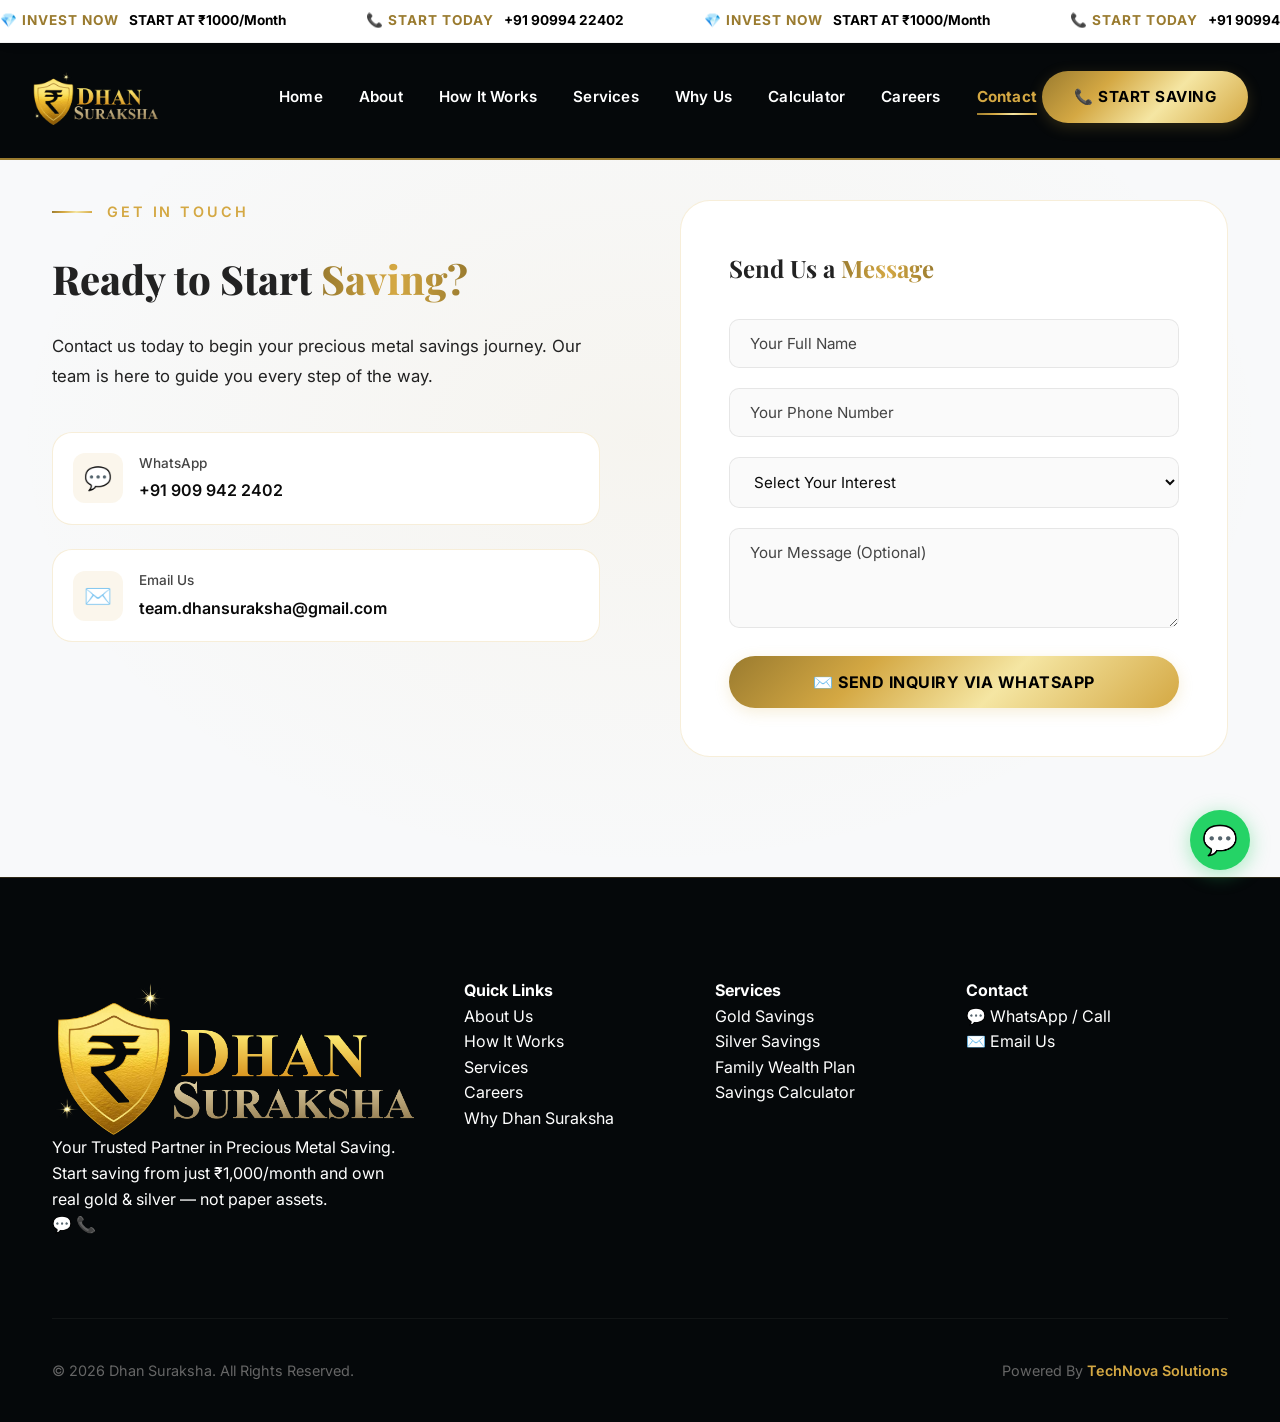
<file: contact.html>
<!DOCTYPE html>
<html lang="en">

<head>
  <meta charset="UTF-8">
  <meta name="viewport" content="width=device-width, initial-scale=1.0">
  <title>Contact Us — Dhan Suraksha</title>
  <meta name="description"
    content="Have questions about gold and silver savings? Get in touch with the Dhan Suraksha team via WhatsApp, phone or message.">
  <link rel="stylesheet" href="styles.css">
  <link rel="stylesheet" href="ticker.css">
  <script src="ticker.js" defer></script>
  <link rel="icon" href="favicon.svg" type="image/svg+xml">
  <link rel="manifest" href="manifest.json">

  <!-- PWA & iOS Optimization -->
  <meta name="theme-color" content="#FFFFFF">
  <meta name="apple-mobile-web-app-capable" content="yes">
  <meta name="apple-mobile-web-app-status-bar-style" content="default">
  <meta name="apple-mobile-web-app-title" content="Dhan Suraksha">
  <link rel="apple-touch-icon" href="5.jpeg">
  <!-- Google AdSense Verification -->
  <script async src="https://pagead2.googlesyndication.com/pagead/js/adsbygoogle.js?client=ca-pub-3718242560343418"
    crossorigin="anonymous"></script>
</head>

<body>
  <!-- LIVE PRICE TICKER -->
  <div class="ticker-bar">
    <div class="ticker-content" id="ticker-content">
      <!-- Content populated by ticker.js -->
    </div>
  </div>

  <!-- ========== NAVBAR ========== -->
  <nav class="navbar scrolled" id="navbar">
    <div class="container">
      <a href="index.html" class="navbar-logo">
        <img src="png.png" alt="Dhan Suraksha Logo">
      </a>
      <div class="nav-links" id="navLinks">
        <div class="mobile-menu-header">
          <img src="png.png" alt="Dhan Suraksha Logo">
        </div>
        <a href="index.html">Home</a>
        <a href="about.html">About</a>
        <a href="how-it-works.html">How It Works</a>
        <a href="services.html">Services</a>
        <a href="why-us.html">Why Us</a>
        <a href="calculator.html">Calculator</a>
        <a href="careers.html">Careers</a>
        <a href="contact.html" class="active">Contact</a>
      </div>
      <div class="nav-actions">
        <a href="https://wa.me/919099422402?text=Hi%2C%20I%20am%20interested%20in%20Dhan%20Suraksha%20savings%20plan"
          target="_blank" class="btn-cta">
          📞 Start Saving
        </a>
      </div>
      <button class="menu-toggle" id="menuToggle" aria-label="Toggle navigation menu">
        <span></span><span></span><span></span>
      </button>
    </div>
  </nav>

  <!-- ========== CONTACT SECTION ========== -->
  <section class="contact section-padding first-section reveal active" id="contact">
    <div class="container">
      <div class="contact-info">
        <span class="section-label">Get In Touch</span>
        <h2>Ready to Start <span class="gold-text">Saving?</span></h2>
        <p>Contact us today to begin your precious metal savings journey. Our team is here to guide you every step of
          the way.</p>
        <div class="contact-methods">
          <a href="https://wa.me/919099422402?text=Hi%2C%20I%20am%20interested%20in%20Dhan%20Suraksha" target="_blank"
            class="contact-method" id="contact-whatsapp">
            <div class="method-icon">💬</div>
            <div>
              <h4>WhatsApp</h4>
              <span>+91 909 942 2402</span>
            </div>
          </a>
          <a href="mailto:team.dhansuraksha@gmail.com" class="contact-method" id="contact-email">
            <div class="method-icon">✉️</div>
            <div>
              <h4>Email Us</h4>
              <span>team.dhansuraksha@gmail.com</span>
            </div>
          </a>
        </div>
      </div>
      <div class="contact-form">
        <h3>Send Us a <span class="gold-text">Message</span></h3>
        <form id="inquiryForm" onsubmit="handleFormSubmit(event)">
          <div class="form-group">
            <input type="text" id="form-name" placeholder="Your Full Name" required>
          </div>
          <div class="form-group">
            <input type="tel" id="form-phone" placeholder="Your Phone Number" required>
          </div>
          <div class="form-group">
            <select id="form-interest">
              <option value="" disabled selected>Select Your Interest</option>
              <option value="gold">Gold Savings Plan</option>
              <option value="silver">Silver Savings Plan</option>
              <option value="both">Family Wealth Plan (Gold + Silver)</option>
              <option value="other">Other Inquiry</option>
            </select>
          </div>
          <div class="form-group">
            <textarea id="form-message" placeholder="Your Message (Optional)"></textarea>
          </div>
          <button type="submit" class="btn-cta" id="form-submit-btn">
            ✉️ Send Inquiry via WhatsApp
          </button>
        </form>
      </div>
    </div>
  </section>

  <!-- ========== FOOTER ========== -->
  <footer class="footer">
    <div class="container">
      <div class="footer-grid">
        <div class="footer-brand">
          <img src="png.png" alt="Dhan Suraksha Logo">
          <p>Your Trusted Partner in Precious Metal Saving. Start saving from just ₹1,000/month and own real gold &
            silver — not paper assets.</p>
          <div class="footer-social">
            <a href="https://wa.me/919099422402" target="_blank" aria-label="WhatsApp" id="footer-whatsapp">💬</a>
            <a href="tel:+919099422402" aria-label="Call" id="footer-phone">📞</a>
          </div>
        </div>
        <div class="footer-col">
          <h4>Quick Links</h4>
          <ul>
            <li><a href="about.html">About Us</a></li>
            <li><a href="how-it-works.html">How It Works</a></li>
            <li><a href="services.html">Services</a></li>
            <li><a href="careers.html">Careers</a></li>
            <li><a href="why-us.html">Why Dhan Suraksha</a></li>
          </ul>
        </div>
        <div class="footer-col">
          <h4>Services</h4>
          <ul>
            <li><a href="services.html">Gold Savings</a></li>
            <li><a href="services.html">Silver Savings</a></li>
            <li><a href="services.html">Family Wealth Plan</a></li>
            <li><a href="calculator.html">Savings Calculator</a></li>
          </ul>
        </div>
        <div class="footer-col">
          <h4>Contact</h4>
          <ul>
            <li><a href="https://wa.me/919099422402" target="_blank">💬 WhatsApp / Call</a></li>
            <li><a href="mailto:team.dhansuraksha@gmail.com">✉️ Email Us</a></li>
          </ul>
        </div>
      </div>
      <div class="footer-bottom">
        <span>© 2026 Dhan Suraksha. All Rights Reserved.</span>
        <span>Powered By <a href="http://www.technovasolutions.in" target="_blank"
            style="color: var(--gold); font-weight: 600;">TechNova Solutions</a></span>
      </div>
    </div>
  </footer>

  <!-- ========== WHATSAPP FLOATING BUTTON ========== -->
  <a href="https://wa.me/919099422402?text=Hi%2C%20I%20am%20interested%20in%20Dhan%20Suraksha%20savings" target="_blank"
    class="whatsapp-float" id="whatsapp-float-btn" aria-label="Chat on WhatsApp">
    💬
  </a>

  <script src="script.js"></script>
</body>

</html>
</file>
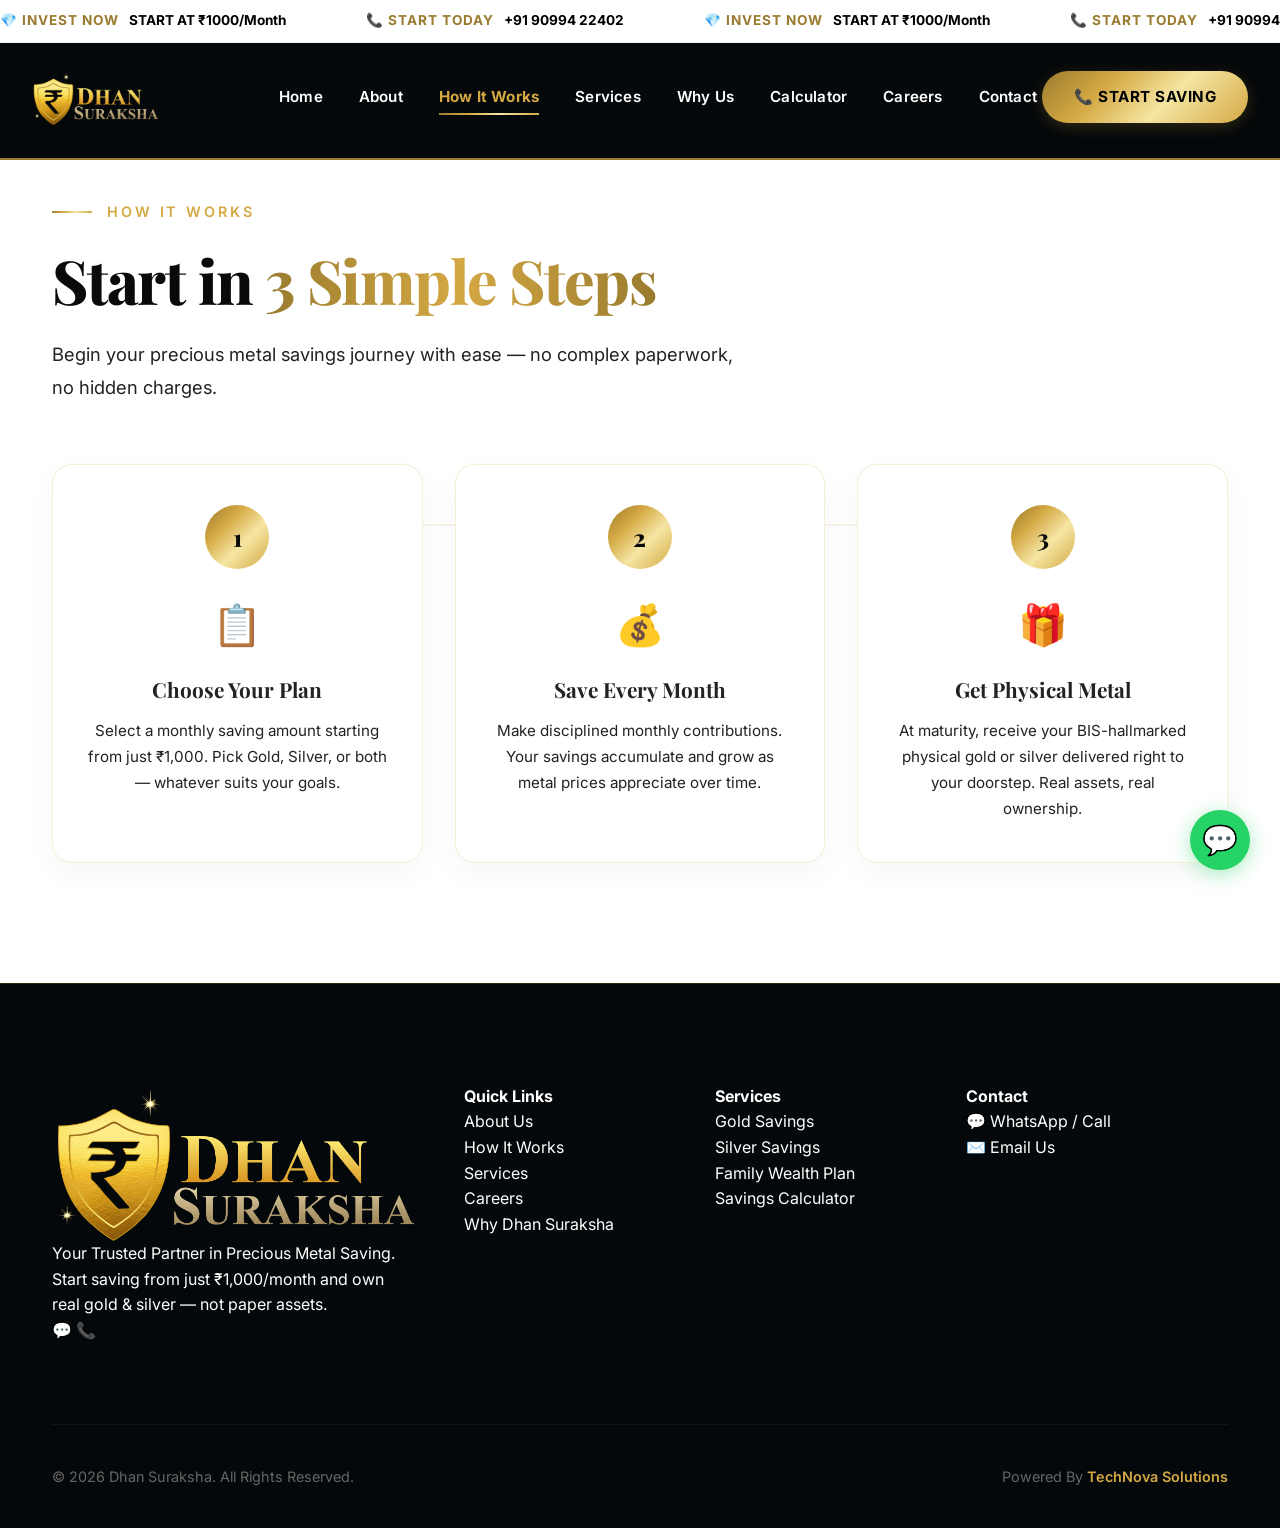
<file: how-it-works.html>
<!DOCTYPE html>
<html lang="en">

<head>
  <meta charset="UTF-8">
  <meta name="viewport" content="width=device-width, initial-scale=1.0">
  <title>How It Works — Dhan Suraksha</title>
  <meta name="description"
    content="Discover how simple it is to save in physical gold and silver with Dhan Suraksha. 3 easy steps to start your wealth journey.">
  <link rel="stylesheet" href="styles.css">
  <link rel="stylesheet" href="ticker.css">
  <script src="ticker.js" defer></script>
  <link rel="icon" href="favicon.svg" type="image/svg+xml">
  <link rel="manifest" href="manifest.json">

  <!-- PWA & iOS Optimization -->
  <meta name="theme-color" content="#FFFFFF">
  <meta name="apple-mobile-web-app-capable" content="yes">
  <meta name="apple-mobile-web-app-status-bar-style" content="default">
  <meta name="apple-mobile-web-app-title" content="Dhan Suraksha">
  <link rel="apple-touch-icon" href="5.jpeg">
  <!-- Google AdSense Verification -->
  <script async src="https://pagead2.googlesyndication.com/pagead/js/adsbygoogle.js?client=ca-pub-3718242560343418"
    crossorigin="anonymous"></script>
</head>

<body>
  <!-- LIVE PRICE TICKER -->
  <div class="ticker-bar">
    <div class="ticker-content" id="ticker-content">
      <!-- Content populated by ticker.js -->
    </div>
  </div>

  <!-- ========== NAVBAR ========== -->
  <nav class="navbar scrolled" id="navbar">
    <div class="container">
      <a href="index.html" class="navbar-logo">
        <img src="png.png" alt="Dhan Suraksha Logo">
      </a>
      <div class="nav-links" id="navLinks">
        <div class="mobile-menu-header">
          <img src="png.png" alt="Dhan Suraksha Logo">
        </div>
        <a href="index.html">Home</a>
        <a href="about.html">About</a>
        <a href="how-it-works.html" class="active">How It Works</a>
        <a href="services.html">Services</a>
        <a href="why-us.html">Why Us</a>
        <a href="calculator.html">Calculator</a>
        <a href="careers.html">Careers</a>
        <a href="contact.html">Contact</a>
      </div>
      <div class="nav-actions">
        <a href="https://wa.me/919099422402?text=Hi%2C%20I%20am%20interested%20in%20Dhan%20Suraksha%20savings%20plan"
          target="_blank" class="btn-cta">
          📞 Start Saving
        </a>
      </div>
      <button class="menu-toggle" id="menuToggle" aria-label="Toggle navigation menu">
        <span></span><span></span><span></span>
      </button>
    </div>
  </nav>

  <!-- ========== HOW IT WORKS ========== -->
  <section class="how-it-works section-padding first-section reveal active" id="how-it-works">
    <div class="container">
      <span class="section-label">How It Works</span>
      <h2 class="section-title">Start in <span class="gold-text">3 Simple Steps</span></h2>
      <p class="section-subtitle">Begin your precious metal savings journey with ease — no complex paperwork, no hidden
        charges.</p>
      <div class="steps-grid">
        <a href="services.html" class="step-card glass-card" style="display: block;">
          <div class="step-number">1</div>
          <div class="step-icon">📋</div>
          <h3>Choose Your Plan</h3>
          <p>Select a monthly saving amount starting from just ₹1,000. Pick Gold, Silver, or both — whatever suits your
            goals.</p>
        </a>
        <div class="step-card glass-card">
          <div class="step-number">2</div>
          <div class="step-icon">💰</div>
          <h3>Save Every Month</h3>
          <p>Make disciplined monthly contributions. Your savings accumulate and grow as metal prices appreciate over
            time.</p>
        </div>
        <div class="step-card glass-card">
          <div class="step-number">3</div>
          <div class="step-icon">🎁</div>
          <h3>Get Physical Metal</h3>
          <p>At maturity, receive your BIS-hallmarked physical gold or silver delivered right to your doorstep. Real
            assets, real ownership.</p>
        </div>
      </div>
    </div>
  </section>

  <!-- ========== FOOTER ========== -->
  <footer class="footer">
    <div class="container">
      <div class="footer-grid">
        <div class="footer-brand">
          <img src="png.png" alt="Dhan Suraksha Logo">
          <p>Your Trusted Partner in Precious Metal Saving. Start saving from just ₹1,000/month and own real gold &
            silver — not paper assets.</p>
          <div class="footer-social">
            <a href="https://wa.me/919099422402" target="_blank" aria-label="WhatsApp" id="footer-whatsapp">💬</a>
            <a href="tel:+919099422402" aria-label="Call" id="footer-phone">📞</a>
          </div>
        </div>
        <div class="footer-col">
          <h4>Quick Links</h4>
          <ul>
            <li><a href="about.html">About Us</a></li>
            <li><a href="how-it-works.html">How It Works</a></li>
            <li><a href="services.html">Services</a></li>
            <li><a href="careers.html">Careers</a></li>
            <li><a href="why-us.html">Why Dhan Suraksha</a></li>
          </ul>
        </div>
        <div class="footer-col">
          <h4>Services</h4>
          <ul>
            <li><a href="services.html">Gold Savings</a></li>
            <li><a href="services.html">Silver Savings</a></li>
            <li><a href="services.html">Family Wealth Plan</a></li>
            <li><a href="calculator.html">Savings Calculator</a></li>
          </ul>
        </div>
        <div class="footer-col">
          <h4>Contact</h4>
          <ul>
            <li><a href="https://wa.me/919099422402" target="_blank">💬 WhatsApp / Call</a></li>
            <li><a href="mailto:team.dhansuraksha@gmail.com">✉️ Email Us</a></li>
          </ul>
        </div>
      </div>
      <div class="footer-bottom">
        <span>© 2026 Dhan Suraksha. All Rights Reserved.</span>
        <span>Powered By <a href="http://www.technovasolutions.in" target="_blank"
            style="color: var(--gold); font-weight: 600;">TechNova Solutions</a></span>
      </div>
    </div>
  </footer>

  <!-- ========== WHATSAPP FLOATING BUTTON ========== -->
  <a href="https://wa.me/919099422402?text=Hi%2C%20I%20am%20interested%20in%20Dhan%20Suraksha%20savings" target="_blank"
    class="whatsapp-float" id="whatsapp-float-btn" aria-label="Chat on WhatsApp">
    💬
  </a>

  <script src="script.js"></script>
</body>

</html>
</file>
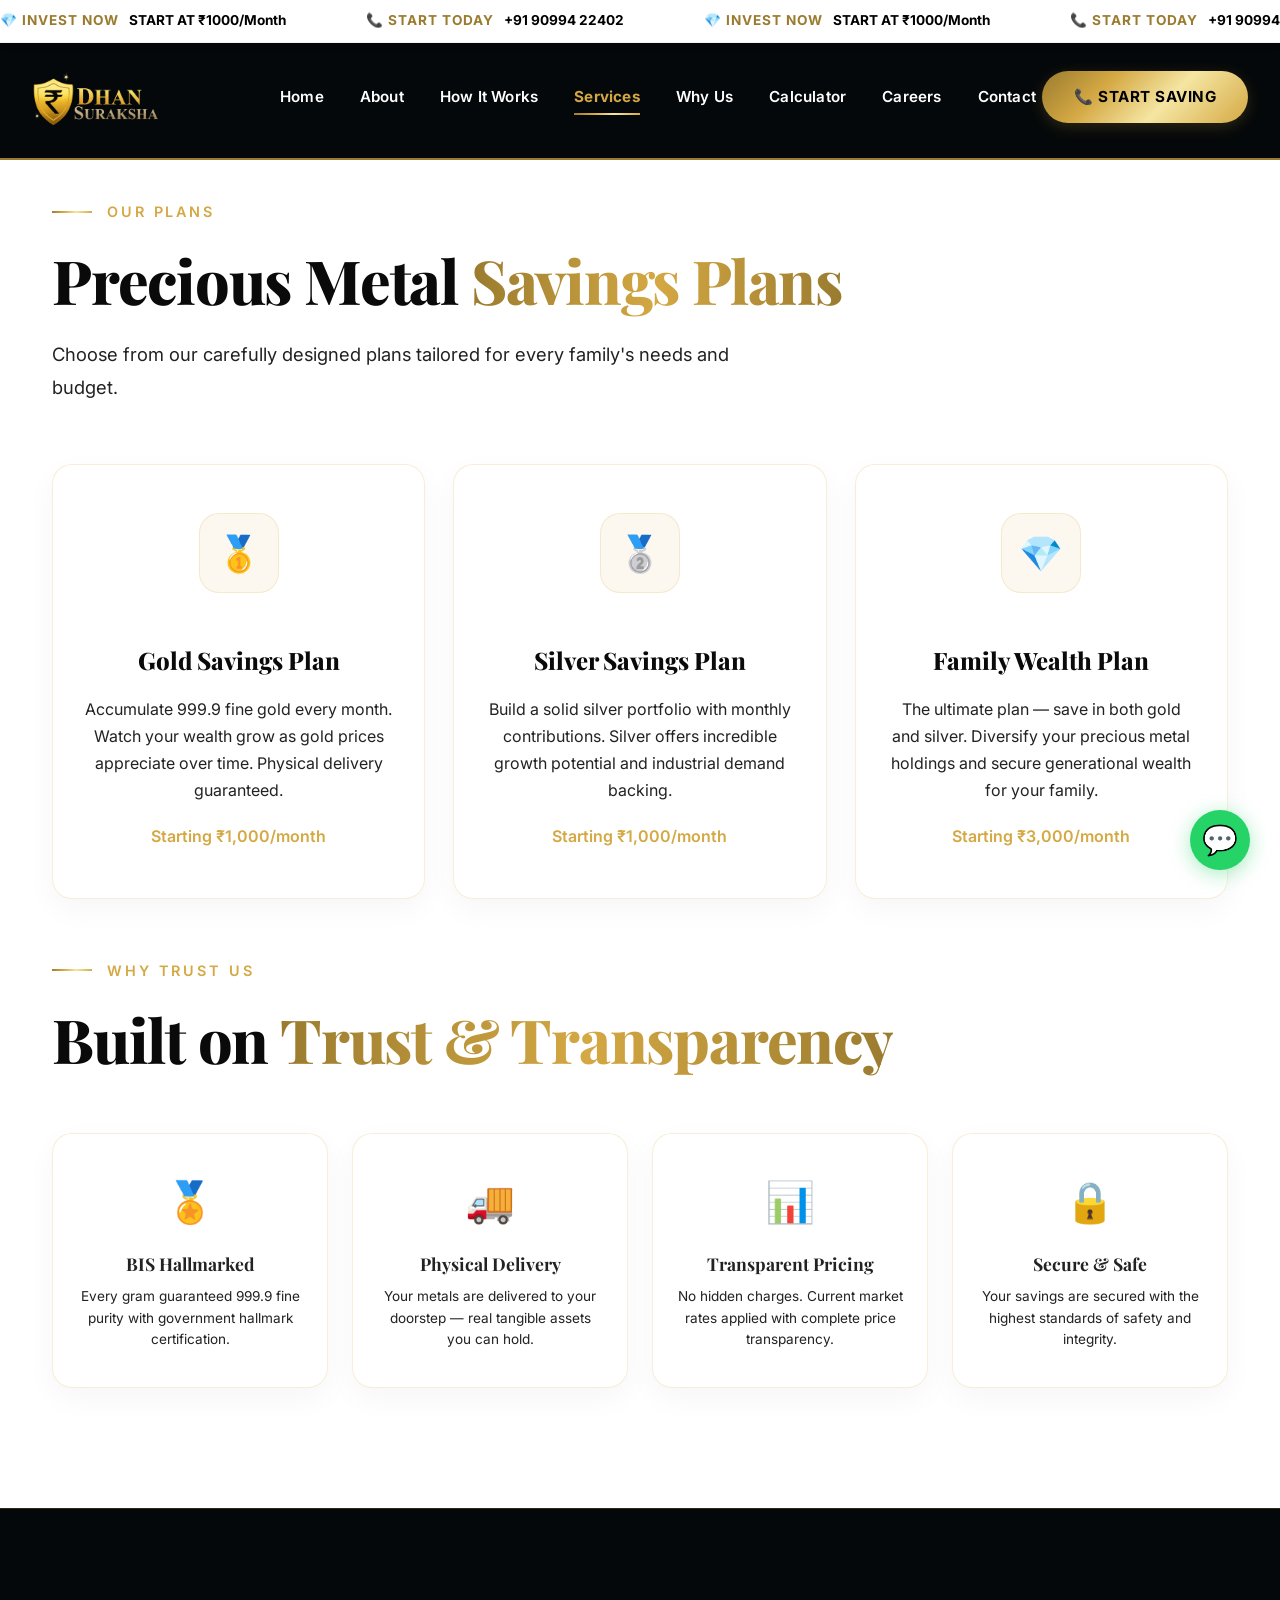
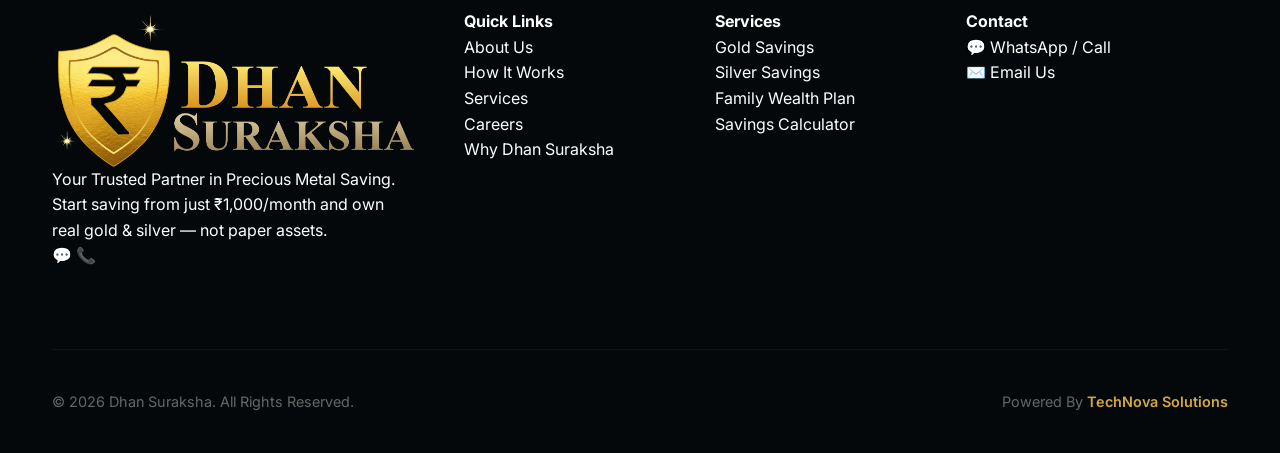
<file: services.html>
<!DOCTYPE html>
<html lang="en">

<head>
  <meta charset="UTF-8">
  <meta name="viewport" content="width=device-width, initial-scale=1.0">
  <title>Our Services — Dhan Suraksha</title>
  <meta name="description"
    content="Browse our gold and silver savings plans. Start building your precious metal portfolio with Dhan Suraksha today.">
  <link rel="stylesheet" href="styles.css">
  <link rel="stylesheet" href="ticker.css">
  <script src="ticker.js" defer></script>
  <link rel="icon" href="favicon.svg" type="image/svg+xml">
  <link rel="manifest" href="manifest.json">

  <!-- PWA & iOS Optimization -->
  <meta name="theme-color" content="#FFFFFF">
  <meta name="apple-mobile-web-app-capable" content="yes">
  <meta name="apple-mobile-web-app-status-bar-style" content="default">
  <meta name="apple-mobile-web-app-title" content="Dhan Suraksha">
  <link rel="apple-touch-icon" href="5.jpeg">
  <!-- Google AdSense Verification -->
  <script async src="https://pagead2.googlesyndication.com/pagead/js/adsbygoogle.js?client=ca-pub-3718242560343418"
    crossorigin="anonymous"></script>
</head>

<body>
  <!-- LIVE PRICE TICKER -->
  <div class="ticker-bar">
    <div class="ticker-content" id="ticker-content">
      <!-- Content populated by ticker.js -->
    </div>
  </div>

  <!-- ========== NAVBAR ========== -->
  <nav class="navbar scrolled" id="navbar">
    <div class="container">
      <a href="index.html" class="navbar-logo">
        <img src="png.png" alt="Dhan Suraksha Logo">
      </a>
      <div class="nav-links" id="navLinks">
        <div class="mobile-menu-header">
          <img src="png.png" alt="Dhan Suraksha Logo">
        </div>
        <a href="index.html">Home</a>
        <a href="about.html">About</a>
        <a href="how-it-works.html">How It Works</a>
        <a href="services.html" class="active">Services</a>
        <a href="why-us.html">Why Us</a>
        <a href="calculator.html">Calculator</a>
        <a href="careers.html">Careers</a>
        <a href="contact.html">Contact</a>
      </div>
      <div class="nav-actions">
        <a href="#" class="ios-download" id="nav-ios-download"
          style="display: none; color: var(--gold); border: 1px solid var(--gold); padding: 4px 12px; border-radius: 20px; font-size: 0.8rem; text-transform: uppercase; font-weight: 700;">📥
          App</a>
        <a href="https://wa.me/919099422402?text=Hi%2C%20I%20am%20interested%20in%20Dhan%20Suraksha%20savings%20plan"
          target="_blank" class="btn-cta" id="nav-cta">
          📞 Start Saving
        </a>
      </div>
      <button class="menu-toggle" id="menuToggle" aria-label="Toggle navigation menu">
        <span></span><span></span><span></span>
      </button>
    </div>
  </nav>

  <!-- ========== SERVICES ========== -->
  <section class="services section-padding first-section reveal active" id="services">
    <div class="container">
      <span class="section-label">Our Plans</span>
      <h2 class="section-title">Precious Metal <span class="gold-text">Savings Plans</span></h2>
      <p class="section-subtitle">Choose from our carefully designed plans tailored for every family's needs and budget.
      </p>
      <div class="services-grid" style="margin-bottom: 60px;">
        <div class="service-card glass-card">
          <div class="service-icon">🥇</div>
          <h3>Gold Savings Plan</h3>
          <p>Accumulate 999.9 fine gold every month. Watch your wealth grow as gold prices appreciate over time.
            Physical delivery guaranteed.</p>
          <span class="service-price">Starting ₹1,000/month</span>
        </div>
        <div class="service-card glass-card">
          <div class="service-icon">🥈</div>
          <h3>Silver Savings Plan</h3>
          <p>Build a solid silver portfolio with monthly contributions. Silver offers incredible growth potential and
            industrial demand backing.</p>
          <span class="service-price">Starting ₹1,000/month</span>
        </div>
        <div class="service-card glass-card">
          <div class="service-icon">💎</div>
          <h3>Family Wealth Plan</h3>
          <p>The ultimate plan — save in both gold and silver. Diversify your precious metal holdings and secure
            generational wealth for your family.</p>
          <span class="service-price">Starting ₹3,000/month</span>
        </div>
      </div>

      <!-- ========== TRUST SECTION INSIDE SERVICES ========== -->
      <span class="section-label">Why Trust Us</span>
      <h2 class="section-title">Built on <span class="gold-text">Trust & Transparency</span>
      </h2>
      <div class="trust-grid">
        <div class="trust-item glass-card">
          <div class="trust-icon">🏅</div>
          <h4>BIS Hallmarked</h4>
          <p>Every gram guaranteed 999.9 fine purity with government hallmark certification.</p>
        </div>
        <div class="trust-item glass-card">
          <div class="trust-icon">🚚</div>
          <h4>Physical Delivery</h4>
          <p>Your metals are delivered to your doorstep — real tangible assets you can hold.</p>
        </div>
        <div class="trust-item glass-card">
          <div class="trust-icon">📊</div>
          <h4>Transparent Pricing</h4>
          <p>No hidden charges. Current market rates applied with complete price transparency.</p>
        </div>
        <div class="trust-item glass-card">
          <div class="trust-icon">🔒</div>
          <h4>Secure & Safe</h4>
          <p>Your savings are secured with the highest standards of safety and integrity.</p>
        </div>
      </div>
    </div>
  </section>

  <!-- ========== FOOTER ========== -->
  <footer class="footer">
    <div class="container">
      <div class="footer-grid">
        <div class="footer-brand">
          <img src="png.png" alt="Dhan Suraksha Logo">
          <p>Your Trusted Partner in Precious Metal Saving. Start saving from just ₹1,000/month and own real gold &
            silver — not paper assets.</p>
          <div class="footer-social">
            <a href="https://wa.me/919099422402" target="_blank" aria-label="WhatsApp" id="footer-whatsapp">💬</a>
            <a href="tel:+919099422402" aria-label="Call" id="footer-phone">📞</a>
          </div>
        </div>
        <div class="footer-col">
          <h4>Quick Links</h4>
          <ul>
            <li><a href="about.html">About Us</a></li>
            <li><a href="how-it-works.html">How It Works</a></li>
            <li><a href="services.html">Services</a></li>
            <li><a href="careers.html">Careers</a></li>
            <li><a href="why-us.html">Why Dhan Suraksha</a></li>
          </ul>
        </div>
        <div class="footer-col">
          <h4>Services</h4>
          <ul>
            <li><a href="services.html">Gold Savings</a></li>
            <li><a href="services.html">Silver Savings</a></li>
            <li><a href="services.html">Family Wealth Plan</a></li>
            <li><a href="calculator.html">Savings Calculator</a></li>
          </ul>
        </div>
        <div class="footer-col">
          <h4>Contact</h4>
          <ul>
            <li><a href="https://wa.me/919099422402" target="_blank">💬 WhatsApp / Call</a></li>
            <li><a href="mailto:team.dhansuraksha@gmail.com">✉️ Email Us</a></li>
          </ul>
        </div>
      </div>
      <div class="footer-bottom">
        <span>© 2026 Dhan Suraksha. All Rights Reserved.</span>
        <span>Powered By <a href="http://www.technovasolutions.in" target="_blank"
            style="color: var(--gold); font-weight: 600;">TechNova Solutions</a></span>
      </div>
    </div>
  </footer>

  <!-- ========== WHATSAPP FLOATING BUTTON ========== -->
  <a href="https://wa.me/919099422402?text=Hi%2C%20I%20am%20interested%20in%20Dhan%20Suraksha%20savings" target="_blank"
    class="whatsapp-float" id="whatsapp-float-btn" aria-label="Chat on WhatsApp">
    💬
  </a>

  <script src="script.js"></script>
</body>

</html>
</file>
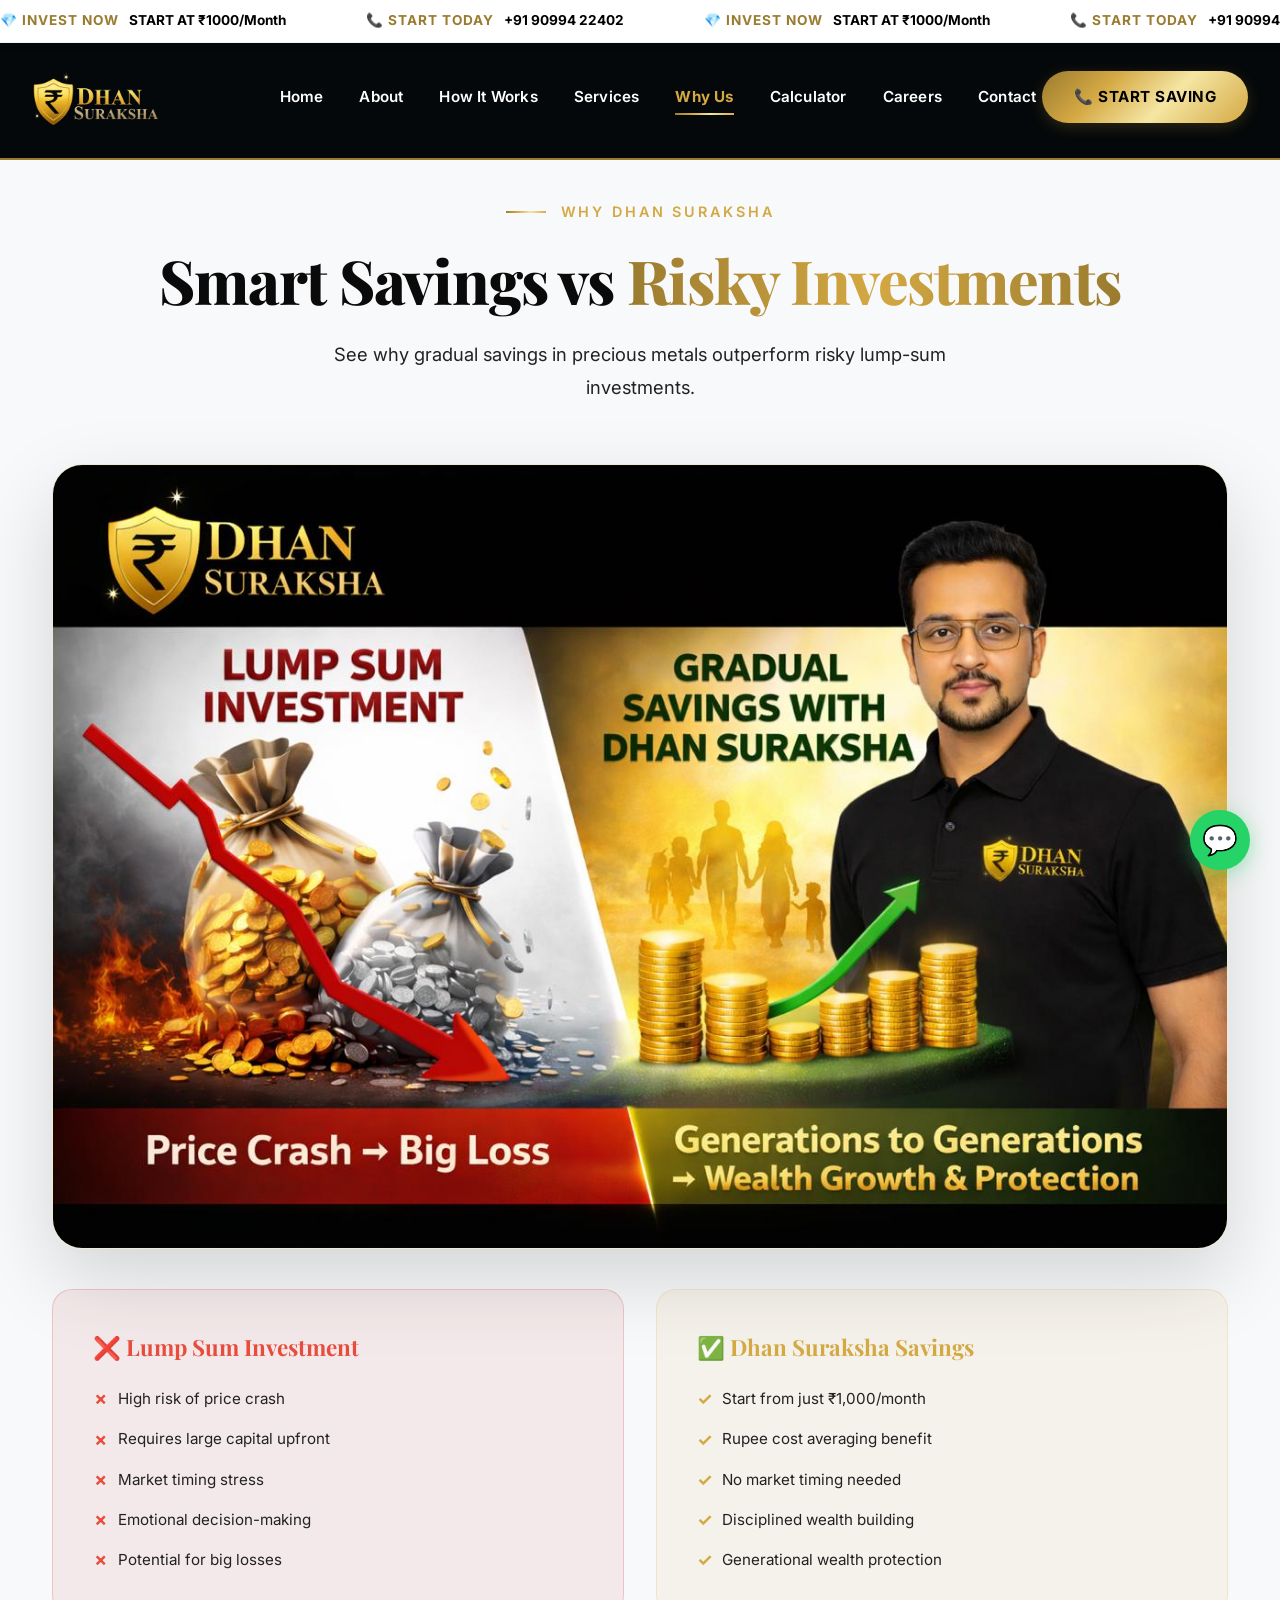
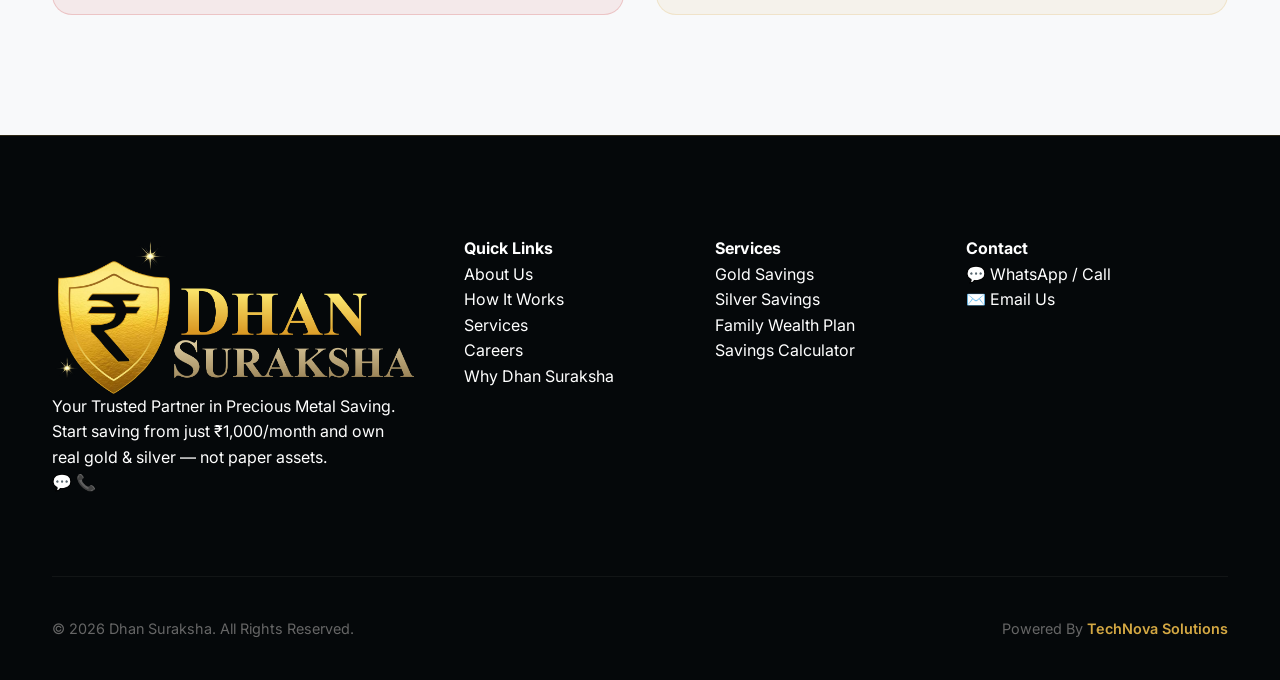
<file: why-us.html>
<!DOCTYPE html>
<html lang="en">

<head>
  <meta charset="UTF-8">
  <meta name="viewport" content="width=device-width, initial-scale=1.0">
  <title>Why Dhan Suraksha — Smart Savings</title>
  <meta name="description"
    content="Compare lump-sum investments with disciplined savings. See why Dhan Suraksha is the smarter way to build wealth in India.">
  <link rel="stylesheet" href="styles.css">
  <link rel="stylesheet" href="ticker.css">
  <script src="ticker.js" defer></script>
  <link rel="icon" href="favicon.svg" type="image/svg+xml">
  <link rel="manifest" href="manifest.json">

  <!-- PWA & iOS Optimization -->
  <meta name="theme-color" content="#FFFFFF">
  <meta name="apple-mobile-web-app-capable" content="yes">
  <meta name="apple-mobile-web-app-status-bar-style" content="default">
  <meta name="apple-mobile-web-app-title" content="Dhan Suraksha">
  <link rel="apple-touch-icon" href="5.jpeg">
  <!-- Google AdSense Verification -->
  <script async src="https://pagead2.googlesyndication.com/pagead/js/adsbygoogle.js?client=ca-pub-3718242560343418"
    crossorigin="anonymous"></script>
</head>

<body>
  <!-- LIVE PRICE TICKER -->
  <div class="ticker-bar">
    <div class="ticker-content" id="ticker-content">
      <!-- Content populated by ticker.js -->
    </div>
  </div>

  <!-- ========== NAVBAR ========== -->
  <nav class="navbar scrolled" id="navbar">
    <div class="container">
      <a href="index.html" class="navbar-logo">
        <img src="png.png" alt="Dhan Suraksha Logo">
      </a>
      <div class="nav-links" id="navLinks">
        <div class="mobile-menu-header">
          <img src="png.png" alt="Dhan Suraksha Logo">
        </div>
        <a href="index.html">Home</a>
        <a href="about.html">About</a>
        <a href="how-it-works.html">How It Works</a>
        <a href="services.html">Services</a>
        <a href="why-us.html" class="active">Why Us</a>
        <a href="calculator.html">Calculator</a>
        <a href="careers.html">Careers</a>
        <a href="contact.html">Contact</a>
      </div>
      <div class="nav-actions">
        <a href="https://wa.me/919099422402?text=Hi%2C%20I%20am%20interested%20in%20Dhan%20Suraksha%20savings%20plan"
          target="_blank" class="btn-cta">
          📞 Start Saving
        </a>
      </div>
      <button class="menu-toggle" id="menuToggle" aria-label="Toggle navigation menu">
        <span></span><span></span><span></span>
      </button>
    </div>
  </nav>

  <!-- ========== WHY US ========== -->
  <section class="why-us section-padding first-section reveal active" id="why-us">
    <div class="container" style="text-align: center;">
      <span class="section-label" style="justify-content: center;">Why Dhan Suraksha</span>
      <h2 class="section-title">Smart Savings vs <span class="gold-text">Risky Investments</span></h2>
      <p class="section-subtitle" style="margin: 0 auto;">See why gradual savings in precious metals outperform risky lump-sum investments.</p>


      <div class="comparison-wrapper">
        <img src="3.jpeg" alt="Lump Sum Investment vs Gradual Savings with Dhan Suraksha">
      </div>

      <div class="comparison-grid" style="text-align: left;">
        <div class="comparison-col risk">
          <h3>❌ Lump Sum Investment</h3>
          <ul>
            <li>High risk of price crash</li>
            <li>Requires large capital upfront</li>
            <li>Market timing stress</li>
            <li>Emotional decision-making</li>
            <li>Potential for big losses</li>
          </ul>
        </div>
        <div class="comparison-col safe">
          <h3>✅ Dhan Suraksha Savings</h3>
          <ul>
            <li>Start from just ₹1,000/month</li>
            <li>Rupee cost averaging benefit</li>
            <li>No market timing needed</li>
            <li>Disciplined wealth building</li>
            <li>Generational wealth protection</li>
          </ul>
        </div>
      </div>
    </div>
  </section>

  <!-- ========== FOOTER ========== -->
  <footer class="footer">
    <div class="container">
      <div class="footer-grid">

        <div class="footer-brand">
          <img src="png.png" alt="Dhan Suraksha Logo">
          <p>Your Trusted Partner in Precious Metal Saving. Start saving from just ₹1,000/month and own real gold &
            silver — not paper assets.</p>
          <div class="footer-social">
            <a href="https://wa.me/919099422402" target="_blank" aria-label="WhatsApp" id="footer-whatsapp">💬</a>
            <a href="tel:+919099422402" aria-label="Call" id="footer-phone">📞</a>
          </div>
        </div>
        <div class="footer-col">
          <h4>Quick Links</h4>
          <ul>
            <li><a href="about.html">About Us</a></li>
            <li><a href="how-it-works.html">How It Works</a></li>
            <li><a href="services.html">Services</a></li>
            <li><a href="careers.html">Careers</a></li>
            <li><a href="why-us.html">Why Dhan Suraksha</a></li>
          </ul>
        </div>
        <div class="footer-col">
          <h4>Services</h4>
          <ul>
            <li><a href="services.html">Gold Savings</a></li>
            <li><a href="services.html">Silver Savings</a></li>
            <li><a href="services.html">Family Wealth Plan</a></li>
            <li><a href="calculator.html">Savings Calculator</a></li>
          </ul>
        </div>
        <div class="footer-col">
          <h4>Contact</h4>
          <ul>
            <li><a href="https://wa.me/919099422402" target="_blank">💬 WhatsApp / Call</a></li>
            <li><a href="mailto:team.dhansuraksha@gmail.com">✉️ Email Us</a></li>
          </ul>
        </div>
      </div>
      <div class="footer-bottom">
        <span>© 2026 Dhan Suraksha. All Rights Reserved.</span>
        <span>Powered By <a href="http://www.technovasolutions.in" target="_blank"
            style="color: var(--gold); font-weight: 600;">TechNova Solutions</a></span>
      </div>
    </div>
  </footer>

  <!-- ========== WHATSAPP FLOATING BUTTON ========== -->
  <a href="https://wa.me/919099422402?text=Hi%2C%20I%20am%20interested%20in%20Dhan%20Suraksha%20savings" target="_blank"
    class="whatsapp-float" id="whatsapp-float-btn" aria-label="Chat on WhatsApp">
    💬
  </a>

  <script src="script.js"></script>
</body>

</html>
</file>
<file: styles.css>
/* ===== DHAN SURAKSHA — Premium Design System ===== */
@import url('https://fonts.googleapis.com/css2?family=Playfair+Display:wght@400;600;700;800;900&family=Inter:wght@300;400;500;600;700&display=swap');

/* --- Custom Properties --- */
:root {
  --gold-dark: #9A7B2F;
  --gold: #D4A843;
  --gold-light: #F5E6A3;
  --gold-shimmer: #FFF8DC;
  --bg-primary: #FFFFFF;
  --bg-secondary: #F8F9FA;
  --bg-card: rgba(255, 255, 255, 0.95);
  --bg-glass: rgba(212, 168, 67, 0.05);
  --text-primary: #0A0A0A;
  --text-secondary: #222222;
  --text-muted: #444444;
  --border-gold: rgba(212, 168, 67, 0.2);
  --shadow-gold: 0 10px 50px rgba(212, 168, 67, 0.12);
  --gradient-gold: linear-gradient(135deg, #9A7B2F 0%, #D4A843 30%, #F5E6A3 60%, #D4A843 100%);
  --gradient-gold-text: linear-gradient(90deg, #9A7B2F, #D4A843, #9A7B2F);
  --gradient-light: linear-gradient(180deg, #FFFFFF 0%, #F8F9FA 100%);
  --font-heading: 'Playfair Display', Georgia, serif;
  --font-body: 'Inter', -apple-system, BlinkMacSystemFont, sans-serif;
  --radius-sm: 10px;
  --radius-md: 20px;
  --radius-lg: 30px;
  --radius-xl: 40px;
  --transition: all 0.4s cubic-bezier(0.4, 0, 0.2, 1);
}

/* --- Reset & Base --- */
*,
*::before,
*::after {
  margin: 0;
  padding: 0;
  box-sizing: border-box;
}

html {
  scroll-behavior: smooth;
  font-size: 16px;
  scroll-padding-top: 140px; /* Offset for fixed header */
}


body {
  font-family: var(--font-body);
  color: var(--text-secondary);
  background-color: var(--bg-primary);
  line-height: 1.6;
  overflow-x: hidden;
  font-weight: 400;
  -webkit-font-smoothing: antialiased;
}

img {
  max-width: 100%;
  height: auto;
  display: block;
}

a {
  text-decoration: none;
  color: inherit;
  transition: var(--transition);
  -webkit-tap-highlight-color: transparent;
}

a:focus,
a:active {
  outline: none;
  text-decoration: none;
}

ul {
  list-style: none;
}

/* --- Utility Classes --- */
.container {
  max-width: 1240px;
  margin: 0 auto;
  padding: 0 32px;
}

.section-padding {
  padding: 120px 0;
}

.gold-text {
  background: var(--gradient-gold-text);
  -webkit-background-clip: text;
  background-clip: text;
  -webkit-text-fill-color: transparent;
  color: transparent;
}


.section-label {
  font-family: var(--font-body);
  font-size: 0.9rem;
  font-weight: 600;
  letter-spacing: 0.2em;
  text-transform: uppercase;
  color: var(--gold);
  display: flex;
  align-items: center;
  gap: 15px;
  margin-bottom: 24px;
}

.section-label::before {
  content: '';
  width: 40px;
  height: 2px;
  background: var(--gradient-gold);
}

.first-section {
  padding-top: 240px !important;
}



@media (max-width: 768px) {
  .container {
    padding: 0 24px;
  }
  .section-padding {
    padding: 80px 0;
  }
  .first-section {
    padding-top: 220px !important;
  }


}

.section-title {
  font-family: var(--font-heading);
  font-size: clamp(2.2rem, 6vw, 3.8rem);
  font-weight: 800;
  line-height: 1.1;
  margin-bottom: 24px;
  letter-spacing: -0.02em;
  color: var(--text-primary);
}


.section-subtitle {
  font-size: 1.15rem;
  color: var(--text-secondary);
  max-width: 700px;
  line-height: 1.8;
  font-weight: 400;
}


/* --- Glass Card --- */
.glass-card {
  background: var(--bg-card);
  border: 1px solid var(--border-gold);
  border-radius: var(--radius-md);
  box-shadow: 0 10px 30px rgba(0, 0, 0, 0.04);
  transition: var(--transition);
  -webkit-backdrop-filter: blur(10px);
  backdrop-filter: blur(10px);
}


.glass-card:hover {
  border-color: var(--gold);
  box-shadow: var(--shadow-gold);
  transform: translateY(-8px);
}

/* --- Shimmer Animation --- */
@keyframes shimmer {
  0% {
    background-position: -200% center;
  }

  100% {
    background-position: 200% center;
  }
}

@keyframes fadeInUp {
  from {
    opacity: 0;
    transform: translateY(40px);
  }

  to {
    opacity: 1;
    transform: translateY(0);
  }
}

@keyframes float {

  0%,
  100% {
    transform: translateY(0px);
  }

  50% {
    transform: translateY(-12px);
  }
}

@keyframes pulse-gold {

  0%,
  100% {
    box-shadow: 0 0 0 0 rgba(212, 168, 67, 0.4);
  }

  50% {
    box-shadow: 0 0 0 15px rgba(212, 168, 67, 0);
  }
}

@keyframes sparkle {

  0%,
  100% {
    opacity: 0;
    transform: scale(0);
  }

  50% {
    opacity: 1;
    transform: scale(1);
  }
}

.reveal {
  opacity: 0;
  transform: translateY(40px);
  transition: opacity 0.8s ease, transform 0.8s ease;
}

.reveal.active {
  opacity: 1;
  transform: translateY(0);
}

/* ============================================
   NAVBAR
   ============================================ */
.navbar {
  position: fixed;
  top: 0;
  left: 0;
  width: 100%;
  padding: 16px 0;
  z-index: 1000;
  transition: var(--transition);
  background: #05080A;
  /* Solid Dark Obsidian */
  border-bottom: 2px solid var(--gold-dark);
  /* Luxury Gold frame */
}

.navbar.scrolled {
  padding: 12px 0;
  background: rgba(13, 15, 18, 0.9);
  -webkit-backdrop-filter: blur(20px);
  backdrop-filter: blur(20px);
  box-shadow: 0 10px 40px rgba(0, 0, 0, 0.5);
}


.navbar .container {
  display: flex;
  align-items: center;
  justify-content: space-between;
  max-width: 1400px;
  /* Wider container to move logo further left */
}

.navbar-logo {
  display: flex;
  align-items: center;
  gap: 12px;
  flex: 1;
  /* Push to the left */
}

.navbar-logo img {
  height: 75px;
  width: auto;
  transition: var(--transition);
}

.nav-links {
  display: flex;
  align-items: center;
  gap: 36px;
  flex: 2;
  /* Center the links in the middle */
  justify-content: center;
}

.nav-actions {
  flex: 1;
  /* Push to the right */
  display: flex;
  justify-content: flex-end;
}

.nav-links a {
  font-size: 0.95rem;
  font-weight: 600;
  color: #FFFFFF;
  transition: var(--transition);
  position: relative;
  letter-spacing: 0.2px;
  text-decoration: none;
  -webkit-tap-highlight-color: transparent;
  white-space: nowrap;
}



.nav-links a:hover {
  color: var(--gold);
}

.nav-links a.active {
  color: var(--gold);
  font-weight: 700;
}

.nav-links a.active::after {
  content: '';
  position: absolute;
  bottom: -6px;
  left: 0;
  width: 100%;
  height: 2px;
  background: var(--gradient-gold);
}

/* CTA Button */
.btn-cta {
  display: inline-flex;
  align-items: center;
  gap: 10px;
  padding: 14px 32px;
  background: var(--gradient-gold);
  color: #000000;
  /* High-contrast black text for luxury gold buttons */
  font-family: var(--font-body);
  font-size: 0.95rem;
  font-weight: 700;
  border-radius: 50px;
  border: none;
  cursor: pointer;
  transition: var(--transition);
  letter-spacing: 0.5px;
  text-transform: uppercase;
  box-shadow: 0 4px 15px rgba(212, 168, 67, 0.2);
}

.nav-mobile-cta {
  display: none !important;
  /* Hidden on desktop by default */
}

.btn-cta:hover {
  transform: translateY(-3px);
  box-shadow: 0 10px 35px rgba(212, 168, 67, 0.4);
}

.btn-outline {
  background: transparent;
  border: 2px solid var(--gold);
  color: var(--gold);
}

.btn-outline:hover {
  background: var(--gradient-gold);
  color: #FFFFFF;
}

/* Mobile Menu Toggle */
.menu-toggle {
  display: none;
  flex-direction: column;
  gap: 5px;
  cursor: pointer;
  z-index: 2100; /* Must be higher than .nav-links (2000) */
  background: none;
  border: none;
  padding: 8px;
}

.menu-toggle span {
  display: block;
  width: 28px;
  height: 2px;
  background: var(--gold);
  transition: var(--transition);
  border-radius: 2px;
}

.menu-toggle.active span:nth-child(1) {
  transform: rotate(45deg) translate(6px, 6px);
  background: #FFFFFF;
  /* White for close button on dark overlay */
}

.menu-toggle.active span:nth-child(2) {
  opacity: 0;
}

.menu-toggle.active span:nth-child(3) {
  transform: rotate(-45deg) translate(4px, -4px);
  background: #FFFFFF;
}

/* ============================================
   HERO SECTION
   ============================================ */
.hero {
  position: relative;
  min-height: 100vh;
  min-height: 100dvh;
  display: flex;
  align-items: center;
  overflow: hidden;
  background: var(--bg-primary);
}




.hero .container {
  position: relative;
  z-index: 2;
  display: grid;
  grid-template-columns: 1fr 1fr;
  gap: 60px;
  align-items: center;
  padding-top: 140px;
  /* Space for the fixed header */
}

/* General spacing for all sub-pages */
.first-section {
  padding-top: 160px !important;
}

.hero-content {
  animation: fadeInUp 1s ease forwards;
}



.hero-title {
  font-family: var(--font-heading);
  font-size: clamp(2.5rem, 6vw, 4rem);
  font-weight: 800;
  line-height: 1.1;
  margin-bottom: 24px;
}

.hero-title .highlight {
  display: block;
  background: var(--gradient-gold-text);
  background-size: 200% auto;
  -webkit-background-clip: text;
  -webkit-text-fill-color: transparent;
  background-clip: text;
  animation: shimmer 4s linear infinite;
}

.hero-description {
  font-size: 1.2rem;
  /* Slightly larger */
  color: var(--text-secondary);
  line-height: 1.8;
  margin-bottom: 36px;
  max-width: 500px;
  font-weight: 500;
  /* Bumped weight */
}

.hero-stats {
  display: flex;
  gap: 40px;
  margin-top: 48px;
  padding-top: 32px;
  padding-bottom: 32px;
  border-top: 1px solid var(--border-gold);
  border-bottom: 1px solid var(--border-gold);
}

.hero-stat h3 {
  font-family: var(--font-heading);
  font-size: 2rem;
  font-weight: 800;
  background: var(--gradient-gold-text);
  -webkit-background-clip: text;
  -webkit-text-fill-color: transparent;
  background-clip: text;
}

.hero-stat p {
  font-size: 0.9rem;
  color: var(--text-muted);
  margin-top: 4px;
  font-weight: 600;
  /* Much cleaner and clearer */
}

.hero-buttons {
  display: flex;
  gap: 16px;
  flex-wrap: wrap;
}

.hero-image {
  display: flex;
  justify-content: center;
  animation: fadeInUp 1s ease 0.3s forwards;
  opacity: 0;
}

.hero-image img {
  max-height: 550px;
  border-radius: 0;
  box-shadow: 0 30px 80px rgba(0, 0, 0, 0.1);
  border: 1px solid var(--border-gold);
}

.hero-image-mobile {
  display: none;
}

/* ============================================
   ABOUT SECTION
   ============================================ */
.about {
  background: var(--bg-secondary);
  position: relative;
  overflow: hidden;
}

.about::before {
  content: '';
  position: absolute;
  top: -200px;
  right: -200px;
  width: 500px;
  height: 500px;
  background: radial-gradient(circle, rgba(212, 168, 67, 0.05) 0%, transparent 70%);
  border-radius: 50%;
}

.about .container {
  display: flex;
  flex-direction: row;
  gap: 80px;
  align-items: center;
}

.about-content {
  flex: 1;
}

.about-image-wrapper {
  flex: 1;
}

/* Base Features section for home */
.features {
  background: var(--bg-secondary);
}

.about-image-wrapper {
  position: relative;
}

.about-image-wrapper img {
  border-radius: var(--radius-md);
  box-shadow: 0 30px 60px rgba(0, 0, 0, 0.2);
  border: 1px solid var(--border-gold);
  width: 100%;
  object-fit: cover;
}




.about-content .section-subtitle {
  margin-bottom: 32px;
}

.about-features {
  display: flex;
  flex-direction: column;
  gap: 20px;
}

.about-feature {
  display: flex;
  align-items: flex-start;
  gap: 16px;
  padding: 16px;
  border-radius: var(--radius-sm);
  transition: var(--transition);
}

.about-feature:hover {
  background: var(--bg-glass);
}

.about-feature .icon {
  width: 48px;
  height: 48px;
  display: flex;
  align-items: center;
  justify-content: center;
  background: rgba(212, 168, 67, 0.1);
  border: 1px solid var(--border-gold);
  border-radius: 12px;
  font-size: 1.4rem;
  flex-shrink: 0;
}

.about-feature h4 {
  font-size: 1rem;
  font-weight: 600;
  margin-bottom: 4px;
  color: var(--text-primary);
}

.about-feature p {
  font-size: 0.9rem;
  color: var(--text-secondary);
}

/* ============================================
   HOW IT WORKS
   ============================================ */
.how-it-works {
  background: var(--bg-primary);
}

.how-it-works .section-label,
.how-it-works .section-subtitle {
  margin-left: 0;
  margin-right: auto;
}

.steps-grid {
  display: grid;
  grid-template-columns: repeat(3, 1fr);
  gap: 32px;
  margin-top: 60px;
  position: relative;
}

.steps-grid::before {
  content: '';
  position: absolute;
  top: 60px;
  left: 20%;
  right: 20%;
  height: 2px;
  background: linear-gradient(90deg, transparent, var(--gold), transparent);
  opacity: 0.3;
}

.step-card {
  padding: 40px 32px;
  text-align: center;
  position: relative;
}

.step-number {
  width: 64px;
  height: 64px;
  background: var(--gradient-gold);
  border-radius: 50%;
  display: flex;
  align-items: center;
  justify-content: center;
  margin: 0 auto 24px;
  font-family: var(--font-heading);
  font-size: 1.5rem;
  font-weight: 800;
  color: #0a0a0a;
  position: relative;
  z-index: 2;
}

.step-card .step-icon {
  font-size: 2.5rem;
  margin-bottom: 16px;
}

.step-card h3 {
  font-family: var(--font-heading);
  font-size: 1.3rem;
  font-weight: 700;
  margin-bottom: 12px;
}

.step-card p {
  font-size: 0.95rem;
  color: var(--text-secondary);
  line-height: 1.7;
}

/* ============================================
   WHY US — Comparison Section
   ============================================ */
.why-us {
  background: var(--bg-secondary);
  overflow: hidden;
}

.why-us .container {
  text-align: left;
}

.why-us .section-label,
.why-us .section-subtitle {
  justify-content: center;
  margin-left: auto;
  margin-right: auto;
}

.comparison-wrapper {
  margin-top: 60px;
  border-radius: var(--radius-lg);
  overflow: hidden;
  border: 1px solid var(--border-gold);
  box-shadow: 0 30px 80px rgba(0,0,0,0.15);
}


.comparison-wrapper img {
  width: 100%;
  height: auto;
  display: block;
}

.comparison-grid {
  display: grid;
  grid-template-columns: 1fr 1fr;
  margin-top: 40px;
  gap: 32px;
}

.comparison-col {
  padding: 40px;
  border-radius: var(--radius-md);
  text-align: left;
}

.comparison-col.risk {
  background: rgba(200, 50, 50, 0.08);
  border: 1px solid rgba(200, 50, 50, 0.2);
}

.comparison-col.safe {
  background: rgba(212, 168, 67, 0.08);
  border: 1px solid var(--border-gold);
}

.comparison-col h3 {
  font-family: var(--font-heading);
  font-size: 1.4rem;
  font-weight: 700;
  margin-bottom: 20px;
  display: flex;
  align-items: center;
  gap: 12px;
}

.comparison-col.risk h3 {
  color: #E74C3C;
}

.comparison-col.safe h3 {
  color: var(--gold);
}

.comparison-col ul {
  display: flex;
  flex-direction: column;
  gap: 12px;
}

.comparison-col li {
  display: flex;
  align-items: center;
  gap: 10px;
  font-size: 0.95rem;
  color: var(--text-secondary);
}

.comparison-col.risk li::before {
  content: '✗';
  color: #E74C3C;
  font-weight: 700;
  font-size: 1.1rem;
}

.comparison-col.safe li::before {
  content: '✓';
  color: var(--gold);
  font-weight: 700;
  font-size: 1.1rem;
}

/* ============================================
   SERVICES
   ============================================ */
.services {
  background: var(--bg-primary);
}

.services .container {
  text-align: left;
}

.services .section-label,
.services .section-subtitle {
  margin-left: 0;
  margin-right: auto;
}

.services-grid {
  display: grid;
  grid-template-columns: repeat(3, 1fr);
  gap: 28px;
  margin-top: 60px;
}

.service-card {
  padding: 48px 32px;
  text-align: center;
  position: relative;
  overflow: hidden;
  display: flex;
  flex-direction: column;
  height: 100%;
}

.service-card::before {
  content: '';
  position: absolute;
  top: 0;
  left: 0;
  right: 0;
  height: 3px;
  background: var(--gradient-gold);
  transform: scaleX(0);
  transition: transform 0.4s ease;
}

.service-icon {
  width: 80px;
  height: 80px;
  background: rgba(212, 168, 67, 0.08);
  border: 1px solid var(--border-gold);
  border-radius: 20px;
  display: flex;
  align-items: center;
  justify-content: center;
  font-size: 2.2rem;
  margin: 0 auto 24px;
  transition: var(--transition);
}

.navbar .container {
  display: flex;
  align-items: center;
  justify-content: space-between;
  height: 90px;
}

.navbar-logo img {
  height: 55px;
  width: auto;
  transition: var(--transition);
}


.service-card:hover .service-icon {
  background: rgba(212, 168, 67, 0.15);
  transform: scale(1.1);
}

.service-card h3 {
  font-family: var(--font-heading);
  font-size: 1.5rem;
  font-weight: 800;
  margin-top: 24px;
  margin-bottom: 16px;
  color: var(--text-primary);
}

.service-card p {
  color: var(--text-secondary);
  line-height: 1.7;
  flex-grow: 1;
  margin-bottom: 20px;
}

.service-price {
  font-size: 1rem;
  font-weight: 600;
  color: var(--gold);
}

/* ============================================
   SAVINGS CALCULATOR
   ============================================ */
.calculator {
  background: var(--bg-secondary);
}

.calculator .section-label,
.calculator .section-subtitle {
  margin-left: 0;
  margin-right: auto;
}

.calc-container {
  max-width: 700px;
  margin: 50px auto 0;
  padding: 48px;
  background: var(--bg-card);
  border: 1px solid var(--border-gold);
  border-radius: var(--radius-lg);
  backdrop-filter: blur(20px);
}

.calc-group {
  margin-bottom: 30px;
  text-align: left;
}

.calc-group label {
  display: block;
  font-size: 0.9rem;
  font-weight: 600;
  color: var(--text-secondary);
  margin-bottom: 10px;
  letter-spacing: 0.5px;
}

.calc-group input,
.calc-group select {
  width: 100%;
  padding: 14px 20px;
  background: rgba(0, 0, 0, 0.02);
  border: 1px solid var(--border-gold);
  border-radius: var(--radius-sm);
  color: var(--text-primary);
  font-family: var(--font-body);
  font-size: 1rem;
  transition: var(--transition);
  outline: none;
}

.calc-group input:focus,
.calc-group select:focus {
  border-color: var(--gold);
  box-shadow: 0 0 0 3px rgba(212, 168, 67, 0.15);
}

.calc-group select option {
  background: #FFFFFF;
  color: #1A1A1A;
}

.calc-result {
  margin-top: 32px;
  padding: 32px;
  background: rgba(212, 168, 67, 0.08);
  border: 1px solid var(--border-gold);
  border-radius: var(--radius-md);
  display: none;
}

.calc-result.show {
  display: block;
}

.calc-result h3 {
  font-family: var(--font-heading);
  font-size: 1rem;
  font-weight: 600;
  color: var(--text-secondary);
  margin-bottom: 8px;
}

.calc-result .amount {
  font-family: var(--font-heading);
  font-size: 2.5rem;
  font-weight: 800;
  background: var(--gradient-gold-text);
  -webkit-background-clip: text;
  -webkit-text-fill-color: transparent;
  background-clip: text;
}

.calc-result .sub-text {
  font-size: 0.9rem;
  color: var(--text-muted);
  margin-top: 8px;
}

/* ============================================
   TRUST SECTION
   ============================================ */
.trust {
  background: var(--bg-primary);
  text-align: center;
}

.trust .section-label,
.trust .section-subtitle {
  justify-content: center;
  margin-left: auto;
  margin-right: auto;
}

.trust-grid {
  display: grid;
  grid-template-columns: repeat(4, 1fr);
  gap: 24px;
  margin-top: 60px;
}

/* Removed obsolete selector */

.trust-item {
  padding: 36px 24px;
  text-align: center;
}

.trust-item .trust-icon {
  font-size: 2.5rem;
  margin-bottom: 16px;
}

.trust-item h4 {
  font-family: var(--font-heading);
  font-size: 1.1rem;
  font-weight: 700;
  margin-bottom: 8px;
}

.trust-item p {
  font-size: 0.85rem;
  color: var(--text-secondary);
  line-height: 1.6;
}

/* ============================================
   CONTACT / CTA SECTION
   ============================================ */
.contact {
  background: var(--bg-secondary);
  position: relative;
  overflow: hidden;
}

.contact::before {
  content: '';
  position: absolute;
  inset: 0;
  background: radial-gradient(ellipse at center, rgba(212, 168, 67, 0.06) 0%, transparent 70%);
}

.contact .container {
  position: relative;
  z-index: 2;
  display: grid;
  grid-template-columns: 1fr 1fr;
  gap: 80px;
  align-items: start;
}

.contact-info h2 {
  font-family: var(--font-heading);
  font-size: 2.5rem;
  font-weight: 800;
  margin-bottom: 20px;
}

.contact-info>p {
  font-size: 1.05rem;
  color: var(--text-secondary);
  margin-bottom: 40px;
  line-height: 1.8;
}

.contact-methods {
  display: flex;
  flex-direction: column;
  gap: 24px;
}

.contact-method {
  display: flex;
  align-items: center;
  gap: 16px;
  padding: 20px;
  background: var(--bg-card);
  border: 1px solid var(--border-gold);
  border-radius: var(--radius-md);
  transition: var(--transition);
}

.contact-method:hover {
  border-color: var(--gold);
  transform: translateX(8px);
}

.contact-method .method-icon {
  width: 50px;
  height: 50px;
  display: flex;
  align-items: center;
  justify-content: center;
  background: rgba(212, 168, 67, 0.1);
  border-radius: 12px;
  font-size: 1.4rem;
  flex-shrink: 0;
}

.contact-method h4 {
  font-size: 0.85rem;
  color: var(--text-muted);
  font-weight: 500;
  margin-bottom: 4px;
}

.contact-method span {
  font-size: 1rem;
  font-weight: 600;
  /* Darker and more focused */
  color: var(--text-primary);
}

/* Contact Form */
.contact-form {
  padding: 48px;
  background: var(--bg-card);
  border: 1px solid var(--border-gold);
  border-radius: var(--radius-lg);
  backdrop-filter: blur(20px);
}

.contact-form h3 {
  font-family: var(--font-heading);
  font-size: 1.5rem;
  font-weight: 700;
  margin-bottom: 32px;
}

.form-group {
  margin-bottom: 20px;
}

.form-group input,
.form-group textarea,
.form-group select {
  width: 100%;
  padding: 14px 20px;
  background: rgba(0, 0, 0, 0.02);
  border: 1px solid rgba(0, 0, 0, 0.08);
  border-radius: var(--radius-sm);
  color: var(--text-primary);
  font-family: var(--font-body);
  font-size: 0.95rem;
  transition: var(--transition);
  outline: none;
}

.form-group textarea {
  min-height: 100px;
  resize: vertical;
}

.form-group input:focus,
.form-group textarea:focus,
.form-group select:focus {
  border-color: var(--gold);
  box-shadow: 0 0 0 3px rgba(212, 168, 67, 0.1);
}

.form-group input::placeholder,
.form-group textarea::placeholder {
  color: var(--text-muted);
}

.form-group select option {
  background: #FFFFFF;
}

.contact-form .btn-cta {
  width: 100%;
  justify-content: center;
  padding: 16px;
  font-size: 1rem;
}

/* ============================================
   FOOTER
   ============================================ */
.footer {
  background: linear-gradient(180deg, #05080A 0%, #0D0F12 100%);
  padding: 100px 0 0;
  color: #FFFFFF;
  position: relative;
  border-top: 3px solid var(--gold-dark);
  /* Luxury Gold top frame */
}

/* ============================================
   PREMIUM CORPORATE FOOTER (FINAL)
   ============================================ */
.footer {
  background: #05080A;
  color: #FFFFFF;
  padding: 100px 0 0;
  border-top: 1px solid rgba(212, 168, 67, 0.2);
  font-family: var(--font-body);
}

.footer-grid {
  display: grid;
  grid-template-columns: 1.8fr 1fr 1fr 1.3fr;
  gap: 50px;
  padding-bottom: 80px;
}

.footer-logo {
  height: 65px;
  margin-bottom: 30px;
  filter: brightness(1.2);
}

.brand-text {
  color: #999;
  font-size: 1rem;
  line-height: 1.8;
  margin-bottom: 40px;
  max-width: 340px;
}

/* Newsletter Section */
.newsletter-box {
  margin-top: 20px;
}

.newsletter-title {
  color: #FFF;
  font-size: 0.9rem;
  font-weight: 700;
  margin-bottom: 15px;
  text-transform: uppercase;
  letter-spacing: 1px;
}

.newsletter-form {
  display: flex;
  background: rgba(255, 255, 255, 0.03);
  border: 1px solid rgba(255, 255, 255, 0.1);
  padding: 5px;
  border-radius: 8px;
  max-width: 300px;
}

.newsletter-form input {
  background: transparent;
  border: none;
  padding: 12px 15px;
  color: white;
  width: 100%;
  outline: none;
  font-size: 0.9rem;
}

.newsletter-form button {
  background: var(--gradient-gold);
  border: none;
  color: #000;
  font-weight: 700;
  padding: 0 20px;
  border-radius: 6px;
  cursor: pointer;
  transition: all 0.3s ease;
}

.newsletter-form button:hover {
  transform: scale(1.05);
  box-shadow: 0 5px 15px rgba(212, 168, 67, 0.2);
}

.footer-heading {
  color: var(--gold);
  font-family: var(--font-heading);
  font-size: 1.2rem;
  font-weight: 700;
  margin-bottom: 30px;
  position: relative;
}

.footer-list {
  list-style: none;
  padding: 0;
  display: flex;
  flex-direction: column;
  gap: 15px;
}

.footer-list a {
  color: #BBB;
  text-decoration: none;
  font-size: 0.95rem;
  transition: all 0.3s ease;
}

.footer-list a:hover {
  color: #FFF;
  padding-left: 5px;
}

/* Professional Contact Structure */
.contact-details {
  display: flex;
  flex-direction: column;
  gap: 20px;
}

.footer-contact-row {
  display: flex;
  flex-direction: column;
  gap: 5px;
}

.footer-contact-row .label {
  font-size: 0.75rem;
  color: var(--gold);
  text-transform: uppercase;
  font-weight: 700;
  letter-spacing: 1px;
}

.footer-contact-row .value {
  color: #FFF;
  text-decoration: none;
  font-size: 1rem;
  margin: 0;
}

.footer-social-new {
  display: flex;
  gap: 15px;
  margin-top: 35px;
}

.social-btn {
  flex: 1;
  text-align: center;
  padding: 12px 0;
  border-radius: 8px;
  font-size: 0.85rem;
  font-weight: 700;
  text-decoration: none;
  transition: all 0.3s ease;
}

.social-btn.whatsapp {
  background: rgba(37, 211, 102, 0.1);
  color: #25D366;
  border: 1px solid rgba(37, 211, 102, 0.2);
}

.social-btn.call {
  background: rgba(212, 168, 67, 0.1);
  color: var(--gold);
  border: 1px solid rgba(212, 168, 67, 0.2);
}

.social-btn:hover {
  transform: translateY(-3px);
  background: white;
  color: black;
}

.footer-bottom {
  border-top: 1px solid rgba(255, 255, 255, 0.05);
  padding: 40px 0;
  display: flex;
  justify-content: space-between;
  align-items: center;
  font-size: 0.9rem;
  color: #666;
}

.footer-bottom a {
  color: var(--gold);
  text-decoration: none;
}

@media (max-width: 1024px) {
  .footer-grid {
    grid-template-columns: 1fr 1fr;
    gap: 40px;
  }
}

@media (max-width: 600px) {
  .footer {
    padding-top: 60px;
  }
  
  .footer-grid {
    grid-template-columns: 1fr;
    text-align: left;
  }

  .newsletter-form {
    max-width: 100%;
  }

  .footer-bottom {
    flex-direction: column;
    gap: 15px;
    align-items: flex-start;
  }
}





/* ============================================
   WHATSAPP FLOATING BUTTON
   ============================================ */
.whatsapp-float {
  position: fixed;
  bottom: 30px;
  right: 30px;
  z-index: 999;
  width: 60px;
  height: 60px;
  background: #25D366;
  border-radius: 50%;
  display: flex;
  align-items: center;
  justify-content: center;
  font-size: 1.8rem;
  color: white;
  box-shadow: 0 4px 20px rgba(37, 211, 102, 0.4);
  transition: var(--transition);
  animation: pulse-gold 2s infinite;
}

.whatsapp-float:hover {
  transform: scale(1.1);
  box-shadow: 0 6px 30px rgba(37, 211, 102, 0.6);
}

/* ============================================
   RESPONSIVE (Deep Professional Polish)
   ============================================ */
html, body {
  overflow-x: hidden; /* Prevent horizontal "wobble" on mobile */
  width: 100%;
}

@media (max-width: 1024px) {
  .hero .container {
    grid-template-columns: 1fr;
    text-align: center;
  }

  .hero-image {
    display: none;
  }

  .hero-image-mobile {
    display: flex;
    justify-content: center;
    margin: 40px auto;
    width: 100%;
  }

  .hero-image-mobile img {
    max-height: 350px;
    width: auto;
    max-width: 90%;
    border-radius: 12px;
    border: 1px solid rgba(212, 168, 67, 0.2);
    box-shadow: 0 20px 50px rgba(0, 0, 0, 0.15);
  }

  .hero-description {
    margin: 0 auto 30px;
    max-width: 500px;
  }

  .hero-buttons {
    justify-content: center;
    flex-wrap: wrap;
    gap: 15px;
  }

  .hero-stats {
    display: flex;
    justify-content: center;
    gap: 25px;
    margin-top: 40px;
  }

  .hero-badge {
    justify-content: center;
    margin-bottom: 20px;
  }

  .about .container {
    flex-direction: column;
    text-align: left;
    gap: 40px;
  }

  .about-image-wrapper {
    max-width: 400px;
    margin: 0 auto;
  }

  .steps-grid {
    grid-template-columns: 1fr;
    max-width: 400px;
    margin-left: auto;
    margin-right: auto;
  }

  .steps-grid::before {
    display: none;
  }

  .services-grid {
    grid-template-columns: repeat(auto-fit, minmax(300px, 1fr));
  }

  .trust-grid {
    grid-template-columns: 1fr 1fr;
  }

  .comparison-grid {
    grid-template-columns: 1fr;
  }

  .contact .container {
    grid-template-columns: 1fr;
    gap: 40px;
  }

  .footer-grid {
    grid-template-columns: 1fr 1fr;
  }
}

@media (max-width: 768px) {
  .section-padding {
    padding: 60px 0;
  }

  .section-title {
    font-size: 2rem;
    margin-bottom: 30px;
  }

  .section-label {
    font-size: 0.8rem;
    letter-spacing: 2px;
  }

  .section-subtitle {
    font-size: 1.1rem;
  }

  .nav-links {
    display: none;
    position: fixed;
    top: 0;
    left: 0;
    width: 100%;
    height: 100vh;
    background: #050607;
    flex-direction: column;
    justify-content: flex-start;
    align-items: center;
    padding: 85px 30px 30px;
    z-index: 2000;
    -webkit-backdrop-filter: blur(15px);
    backdrop-filter: blur(15px);
    transition: all 0.4s ease;
    overflow-y: auto;
    -webkit-overflow-scrolling: touch;

  }

  .nav-links.active {
    display: flex;
  }

  .nav-links a {
    width: 100%;
    text-align: center;
    font-size: 0.88rem;
    font-weight: 500;
    padding: 8px 0;
    color: #FFFFFF;
    border-bottom: 1px solid rgba(255, 255, 255, 0.03);
    letter-spacing: 0.8px;
    transition: color 0.3s ease;
  }

  .nav-links a:last-of-type {
    border-bottom: none;
  }

  .nav-links a.active {
    color: var(--gold);
    font-weight: 700;
  }

  .nav-links a.active::after {
    content: '•';
    display: block;
    margin: 4px auto 0;
    color: var(--gold);
    font-size: 1.2rem;
    line-height: 1;
  }

  /* Staggered entry animation for links only */
  .nav-links.active a {
    animation: fadeInUpMenu 0.6s cubic-bezier(0.165, 0.84, 0.44, 1) forwards;
    opacity: 0;
  }

  .nav-links a:nth-of-type(1) {
    animation-delay: 0.1s;
  }

  .nav-links a:nth-of-type(2) {
    animation-delay: 0.15s;
  }

  .nav-links a:nth-of-type(3) {
    animation-delay: 0.2s;
  }

  .nav-links a:nth-of-type(4) {
    animation-delay: 0.25s;
  }

  .nav-links a:nth-of-type(5) {
    animation-delay: 0.3s;
  }

  .nav-links a:nth-of-type(6) {
    animation-delay: 0.35s;
  }

  .nav-links a:nth-of-type(7) {
    animation-delay: 0.4s;
  }

  .nav-links a:nth-of-type(8) {
    animation-delay: 0.45s;
  }

  .nav-links a:nth-of-type(9) {
    animation-delay: 0.5s;
  }

  .nav-links a:nth-of-type(10) {
    animation-delay: 0.55s;
  }

  /* Ensure the header and footer also animate in */
  .nav-links.active .mobile-menu-header {
    animation: fadeInUpMenu 0.6s ease forwards;
    animation-delay: 0.05s;
  }

  .nav-links.active .mobile-menu-footer {
    animation: fadeInUpMenu 0.6s ease forwards;
    animation-delay: 0.6s;
  }

  @keyframes fadeInUpMenu {
    from {
      opacity: 0;
      transform: translateY(20px);
    }

    to {
      opacity: 1;
      transform: translateY(0);
    }
  }

  .nav-mobile-cta {
    display: none !important;
  }

  /* Added Header & Footer slots for Mobile Menu */
  .mobile-menu-header {
    width: 100%;
    display: flex;
    justify-content: center;
    margin-bottom: 25px;
    padding-bottom: 20px;
    border-bottom: 1px solid rgba(255, 255, 255, 0.08);
  }

  .mobile-menu-header img {
    height: 38px;
    width: auto;
  }

  .mobile-menu-footer {
    display: none !important;
  }

  .menu-contact-item {
    display: flex;
    align-items: center;
    justify-content: center;
    gap: 8px;
    margin-bottom: 8px;
    color: #CCC;
    text-decoration: none;
    font-size: 0.9rem;
  }

  .nav-actions {
    display: none;
    /* Hide the separate desktop button on mobile */
  }

  .menu-toggle {
    display: flex;
  }

  .hero-title {
    font-size: 2.2rem;
  }

  .step-card {
    padding: 30px 24px;
  }

  .step-number {
    width: 48px;
    height: 48px;
    font-size: 1.2rem;
    margin-bottom: 16px;
  }

  .step-card .step-icon {
    font-size: 2rem;
    margin-bottom: 12px;
  }

  .step-card h3 {
    font-size: 1.25rem;
    margin-bottom: 10px;
  }

  .hero-stats {
    flex-direction: row;
    justify-content: space-between;
    align-items: flex-start;
    gap: 10px;
    width: 100%;
  }

  .hero-stat h3 {
    font-size: 1.4rem;
  }

  .hero-stat p {
    font-size: 0.75rem;
    line-height: 1.3;
  }

  .services-grid {
    grid-template-columns: 1fr;
  }

  .service-card {
    padding: 32px 24px;
  }

  .service-icon {
    width: 60px;
    height: 60px;
    font-size: 1.6rem;
    margin-bottom: 16px;
  }

  .service-card h3 {
    font-size: 1.25rem;
    margin-top: 16px;
    margin-bottom: 12px;
  }

  .trust-grid {
    grid-template-columns: 1fr;
    gap: 20px;
  }

  .trust-item {
    padding: 24px;
  }

  .trust-item .trust-icon {
    font-size: 2rem;
    margin-bottom: 12px;
  }

  .trust-item h4 {
    font-size: 1.1rem;
    margin-bottom: 8px;
  }

  .footer-grid {
    grid-template-columns: 1fr 1fr;
    text-align: left;
    gap: 35px 20px;
  }

  /* Brand takes full width at the top */
  .footer-brand {
    grid-column: 1 / -1;
    margin-bottom: 30px;
  }

  /* Quick Links and Services side-by-side in the same row */
  .footer-col:nth-child(2) {
    grid-column: 1;
  }

  .footer-col:nth-child(3) {
    grid-column: 2;
  }

  /* Contact takes full width below them */
  .footer-col:nth-child(4) {
    grid-column: 1 / -1;
    margin-top: 10px;
  }

  .footer-col h4 {
    margin-bottom: 15px;
  }

  .footer-col h4::after {
    left: 0;
    transform: none;
  }

  .footer-bottom {
    flex-direction: column;
    gap: 12px;
    text-align: center;
    padding: 30px 0;
  }

  /* Centered Hero on Mobile */
  .hero-badge {
    margin: 0 auto 20px;
    width: fit-content;
  }

  .hero-description {
    font-size: 1rem;
    line-height: 1.6;
  }

  .hero-buttons {
    gap: 12px;
  }

  .btn-cta {
    width: 100%;
    justify-content: center;
    padding: 12px 24px;
    font-size: 0.9rem;
    color: #000000;
  }

  .btn-secondary {
    width: 100%;
    justify-content: center;
    padding: 12px 24px;
    font-size: 0.9rem;
  }

  .first-section {
    padding-top: 130px !important;
  }

  .calc-container {
    padding: 28px;
  }

  .contact-form {
    padding: 28px;
  }
}

@media (max-width: 480px) {
  .container {
    padding: 0 20px;
  }

  .hero-title {
    font-size: 1.75rem;
    line-height: 1.2;
  }

  .hero-description {
    font-size: 0.95rem;
  }

  .section-title {
    font-size: 1.6rem;
    line-height: 1.3;
  }

  .hero-image-mobile img {
    max-height: 280px;
  }

  .hero-stats {
    display: grid;
    grid-template-columns: 1fr 1fr;
    gap: 15px;
    text-align: left;
  }

  .hero-stat:last-child {
    grid-column: span 2;
    text-align: center;
  }

  .trust-grid {
    grid-template-columns: 1fr;
    gap: 20px;
  }

  .trust-item {
    flex-direction: row;
    justify-content: flex-start;
    padding: 15px;
  }

  .trust-item i {
    font-size: 1.2rem;
    margin-bottom: 0;
    margin-right: 15px;
  }

  .footer-grid {
    grid-template-columns: 1fr 1fr;
    gap: 30px 15px;
  }

  .footer-brand {
    grid-column: 1 / -1;
    margin-bottom: 25px;
  }

  .footer-col:nth-child(4) {
    grid-column: 1 / -1;
    margin-top: 10px;
  }
}

/* ============================================
   CAREERS PAGE STYLES
   ============================================ */
.career-card {
  text-align: left;
  height: 100%;
  display: flex;
  flex-direction: column;
}

.job-meta {
  display: flex;
  flex-direction: column;
  gap: 15px;
  margin-top: 15px;
}

.job-detail-section {
  flex-grow: 1;
}

.job-detail-title {
  font-weight: 600;
  color: var(--gold);
  margin-bottom: 5px;
  font-size: 0.95rem;
}

.job-list {
  list-style: none;
  padding-left: 0;
  margin-bottom: 15px;
}

.job-list li {
  font-size: 0.9rem;
  color: var(--text-muted);
  position: relative;
  padding-left: 18px;
  margin-bottom: 6px;
  line-height: 1.5;
}

.job-list li::before {
  content: '•';
  color: var(--gold);
  position: absolute;
  left: 0;
  font-weight: bold;
}

.career-benefit-grid {
  display: grid;
  grid-template-columns: repeat(auto-fit, minmax(250px, 1fr));
  gap: 24px;
  margin-top: 20px;
}

.career-form {
  display: grid;
  grid-template-columns: 1fr 1fr;
  gap: 20px;
}

.career-form .form-group {
  margin-bottom: 0;
}

.career-form .full-width {
  grid-column: span 2;
}

.career-form input,
.career-form select,
.career-form textarea {
  width: 100%;
  padding: 15px;
  border-radius: 10px;
  border: 1px solid var(--border-gold);
  background: #fdfdfd;
  font-family: var(--font-body);
  transition: var(--transition);
}

.career-form input:focus,
.career-form select:focus,
.career-form textarea:focus {
  outline: none;
  border-color: var(--gold);
  background: #fff;
  box-shadow: 0 0 0 3px rgba(212, 168, 67, 0.1);
}


@media (max-width: 768px) {
  .career-form {
    grid-template-columns: 1fr;
  }
  .career-form .full-width {
    grid-column: span 1;
  }
}


/* --- Global Responsiveness Fixes --- */
@media (max-width: 1024px) {
  .hero .container,
  .about .container,
  .contact .container {
    gap: 40px;
  }
}

@media (max-width: 768px) {
  .section-padding {
    padding: 60px 0;
  }
  
  .first-section {
    padding-top: 120px !important;
  }

  .about .container,
  .contact .container {
    grid-template-columns: 1fr;
    text-align: left;
    gap: 40px;
  }

  .about-image-wrapper {
    width: 100%;
  }

  .hero .container {
    grid-template-columns: 1fr;
    text-align: center;
    padding-top: 100px;
    gap: 40px;
  }

  .hero-content {
    display: flex;
    flex-direction: column;
    align-items: center;
  }

  .hero-description {
    margin-left: auto;
    margin-right: auto;
  }

  .hero-image {
    display: none;
  }

  .hero-image-mobile {
    display: block;
    margin: 20px auto 40px;
    width: 100%;
  }
  
  .hero-image-mobile img {
    margin: 0 auto;
    max-height: 380px;
    border-radius: var(--radius-md);
    box-shadow: 0 20px 50px rgba(0,0,0,0.15);
  }

  .section-label {
    justify-content: center !important;
    text-align: center;
    margin-left: auto;
    margin-right: auto;
  }


  .hero-stats {
    justify-content: center;
    flex-wrap: wrap;
    gap: 20px;
    border: none;
    padding: 20px 0;
  }
  
  .hero-stat {
    text-align: center;
    min-width: 120px;
  }

  .contact-info {
    text-align: center;
  }

  .contact-methods {
    align-items: center;
    width: 100%;
  }

  .contact-method {
    width: 100%;
    justify-content: flex-start;
  }

  /* Footer Mobile Refinement */
  .footer {
    padding-top: 60px;
    padding-bottom: 20px;
  }

  .footer-grid {
    grid-template-columns: 1fr;
    text-align: center;
    gap: 50px;
  }

  .footer-brand {
    display: flex;
    flex-direction: column;
    align-items: center;
    margin-bottom: 10px;
  }

  .footer-brand img {
    height: 65px; /* Slightly adjusted for better balance */
    margin-bottom: 25px;
  }

  .footer-brand p {
    max-width: 320px;
    margin: 0 auto 30px;
    font-size: 1rem;
    line-height: 1.8;
    color: #FFFFFF;
  }

  .footer-social {
    justify-content: center;
    gap: 20px;
    margin-bottom: 10px;
  }

  .footer-social a {
    width: 55px;
    height: 55px;
    font-size: 1.4rem;
  }

  .footer-col h4 {
    margin-bottom: 25px;
    font-size: 1.2rem;
    color: var(--gold);
    text-transform: capitalize;
  }

  .footer-col ul {
    gap: 18px; /* High spacing as per screenshot */
  }

  .footer-col a {
    font-size: 1.05rem;
    color: #FFFFFF;
    font-weight: 400;
  }

  .footer-col a:hover {
    padding-left: 0; /* Disable shift for centered mobile layout */
  }

  .footer-bottom {
    flex-direction: column;
    gap: 15px;
    padding: 30px 20px;
    border-top: 1px solid rgba(255, 255, 255, 0.05);
  }

}


@media (max-width: 480px) {
  .btn-cta {
    padding: 12px 20px;
    font-size: 0.85rem;
    width: 100%;
    justify-content: center;
  }
  
  .hero-title {
    font-size: 1.8rem;
  }

  .section-title {
    font-size: 1.5rem;
  }
  
  .hero-stats {
    display: grid;
    grid-template-columns: 1fr 1fr;
    gap: 15px;
  }
  
  .hero-stat:last-child {
    grid-column: span 2;
  }

  .footer-grid {
    grid-template-columns: 1fr;
    text-align: center;
  }

  .footer-brand, .footer-col {
    grid-column: span 1;
    margin-bottom: 30px;
  }

  .footer-social {
    justify-content: center;
  }

  .comparison-grid {
    grid-template-columns: 1fr;
    gap: 24px;
  }
}
</file>
<file: ticker.css>
/* Ticker Styles — Slow & Premium White */
.ticker-bar {
  background: #FFFFFF;
  color: #0A0A0A;
  padding: 10px 0;
  font-size: 0.85rem;
  font-weight: 700;
  border-bottom: 1px solid rgba(0, 0, 0, 0.05);
  overflow: hidden;
  position: fixed;
  top: 0;
  left: 0;
  width: 100%;
  z-index: 1001;
  display: flex;
  align-items: center;
  box-shadow: 0 2px 15px rgba(0, 0, 0, 0.03);
}

.ticker-content {
  display: flex;
  white-space: nowrap;
  animation: ticker 60s linear infinite;
  gap: 80px;
}

.ticker-item {
  display: flex;
  align-items: center;
  gap: 10px;
}

.ticker-label {
  color: #9A7B2F; /* Rich gold for readability on white */
  text-transform: uppercase;
  letter-spacing: 1px;
}

.ticker-value {
  font-family: var(--font-body);
  color: #000000;
}

.ticker-change.up { color: #008000; font-weight: 800; }
.ticker-change.down { color: #DD0000; font-weight: 800; }

.live-pulse {
  display: inline-block;
  width: 8px;
  height: 8px;
  background-color: #00FF00;
  border-radius: 50%;
  margin-right: 5px;
  box-shadow: 0 0 10px rgba(0, 255, 0, 0.5);
  animation: pulse 2s infinite;
}

@keyframes pulse {
  0% { transform: scale(0.95); box-shadow: 0 0 0 0 rgba(0, 255, 0, 0.7); }
  70% { transform: scale(1); box-shadow: 0 0 0 10px rgba(0, 255, 0, 0); }
  100% { transform: scale(0.95); box-shadow: 0 0 0 0 rgba(0, 255, 0, 0); }
}

@keyframes ticker {
  0% { transform: translateX(0); }
  100% { transform: translateX(-100%); }
}

/* Adjust Navbar Position */
.navbar {
  top: 36px; /* Offset for ticker */
}

@media (max-width: 768px) {
  .navbar { top: 34px; }
  .section-padding.first-section { padding-top: 180px !important; }
}
.section-padding.first-section { padding-top: 200px !important; }
</file>
